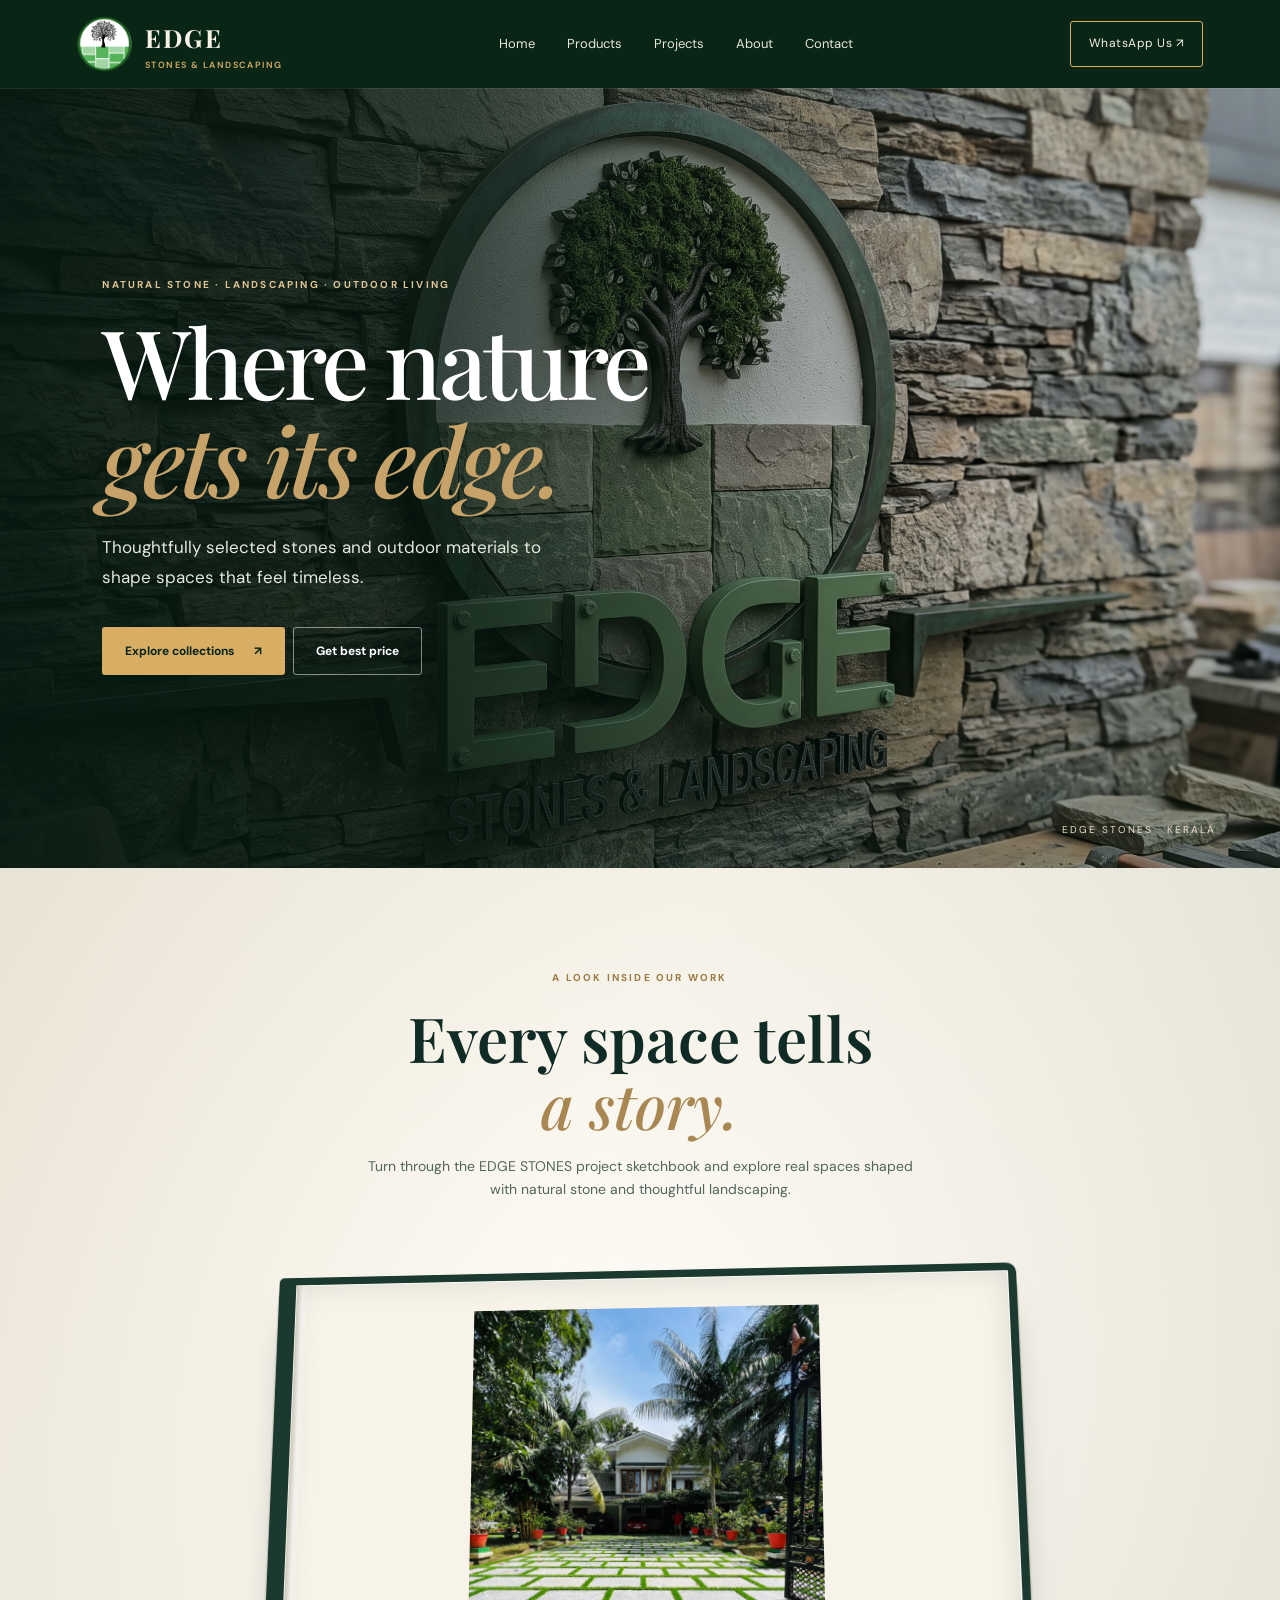
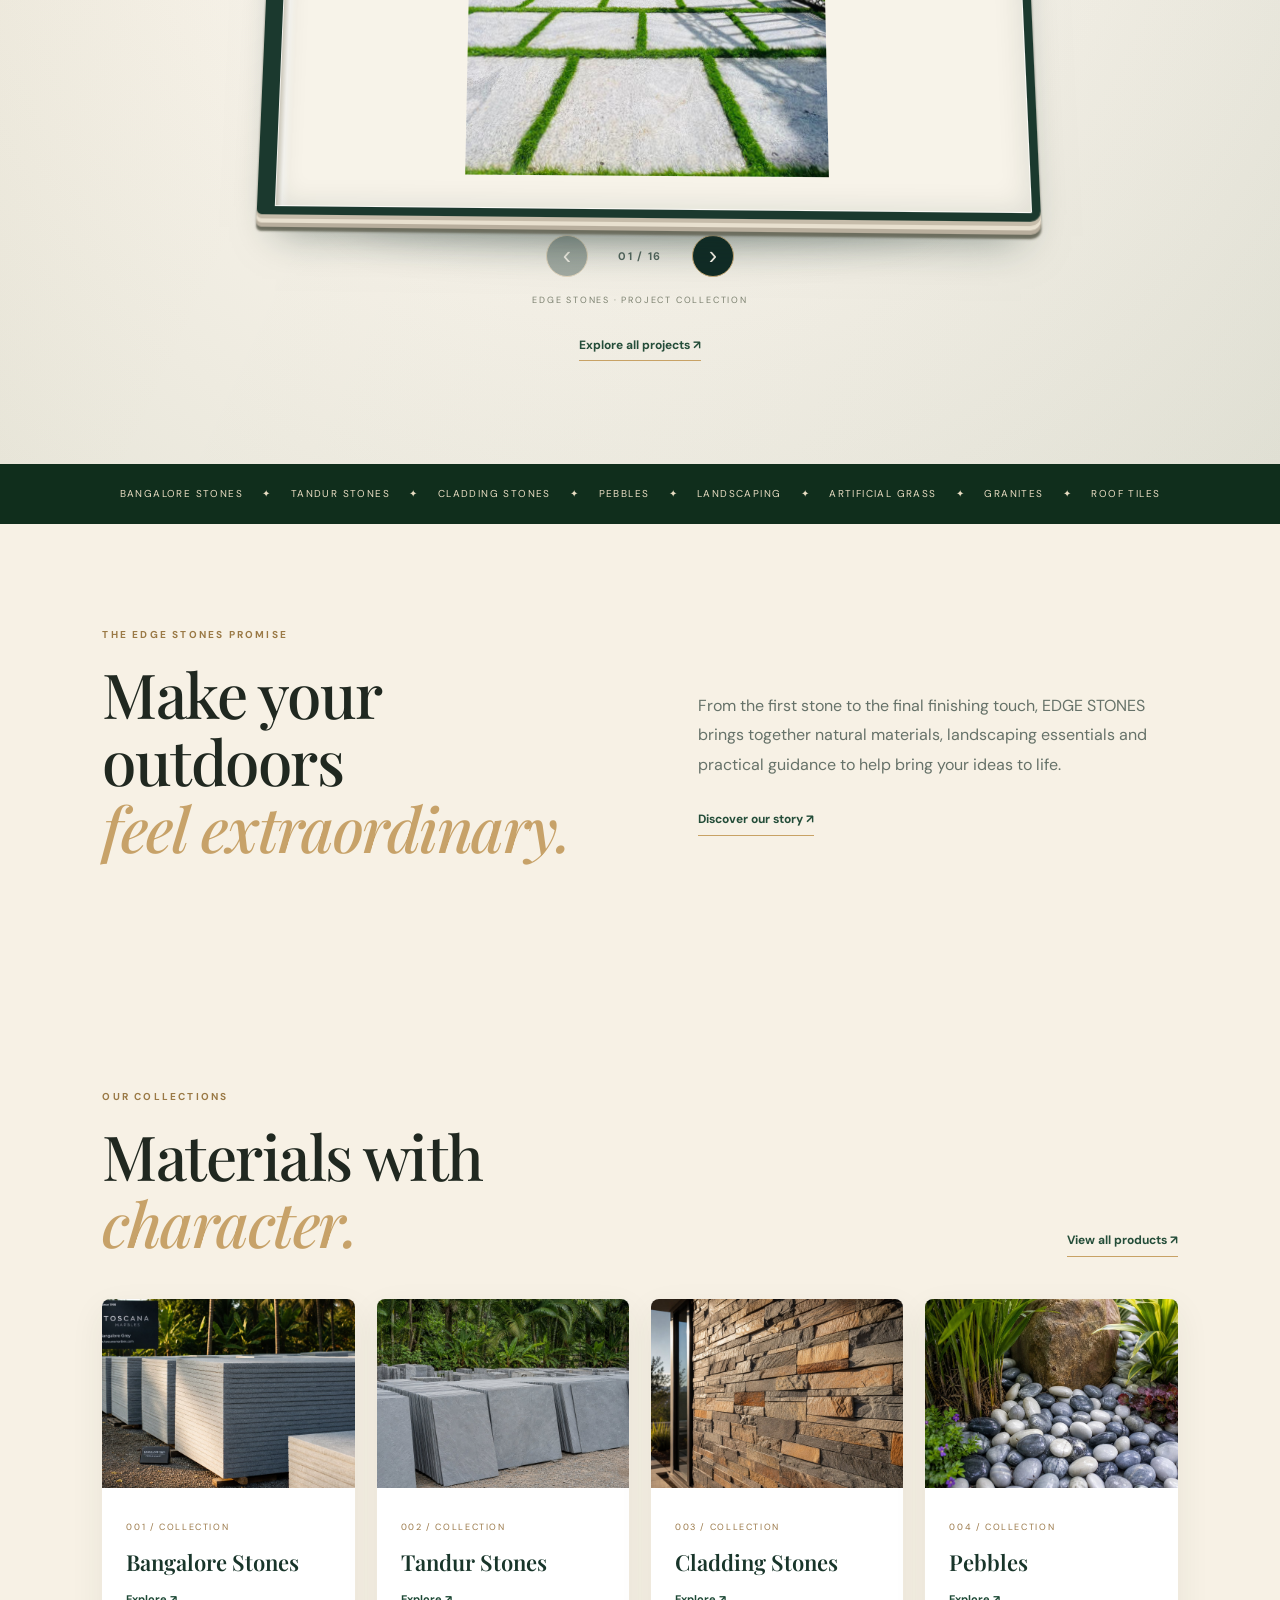
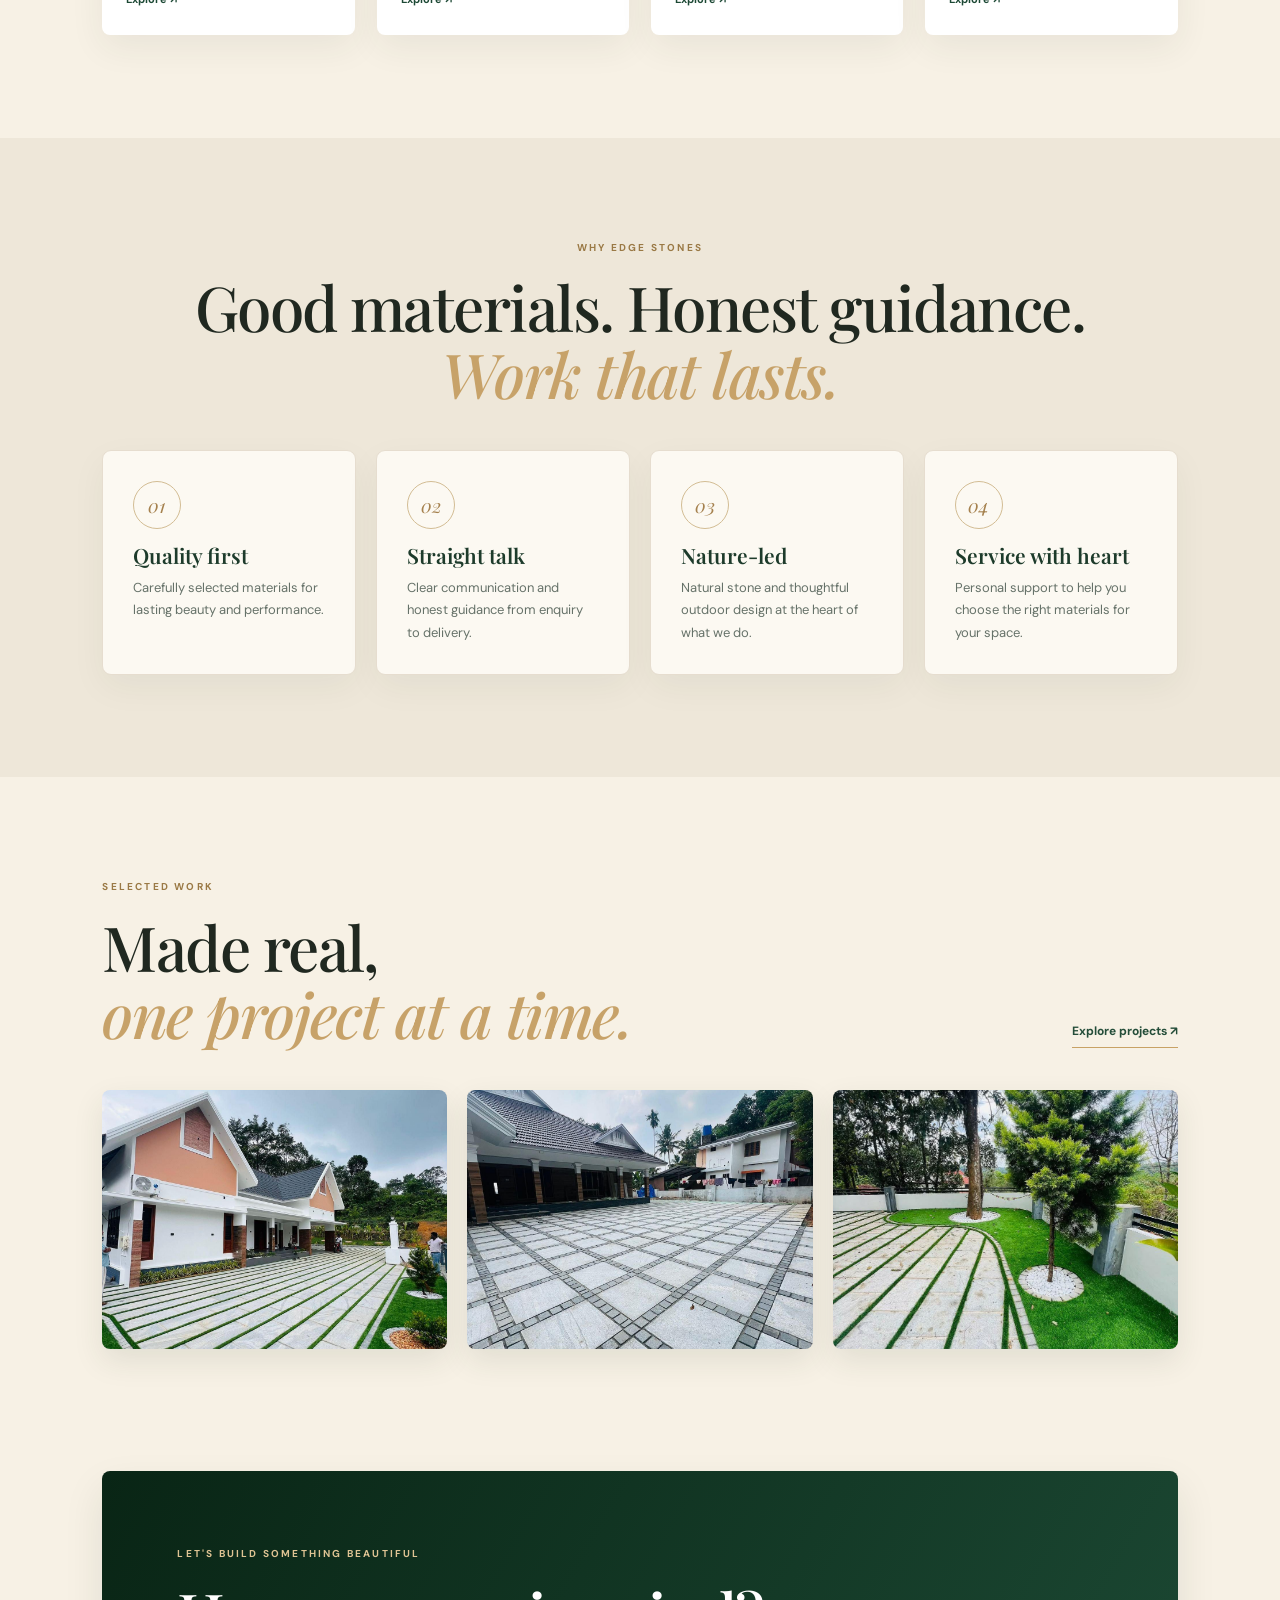
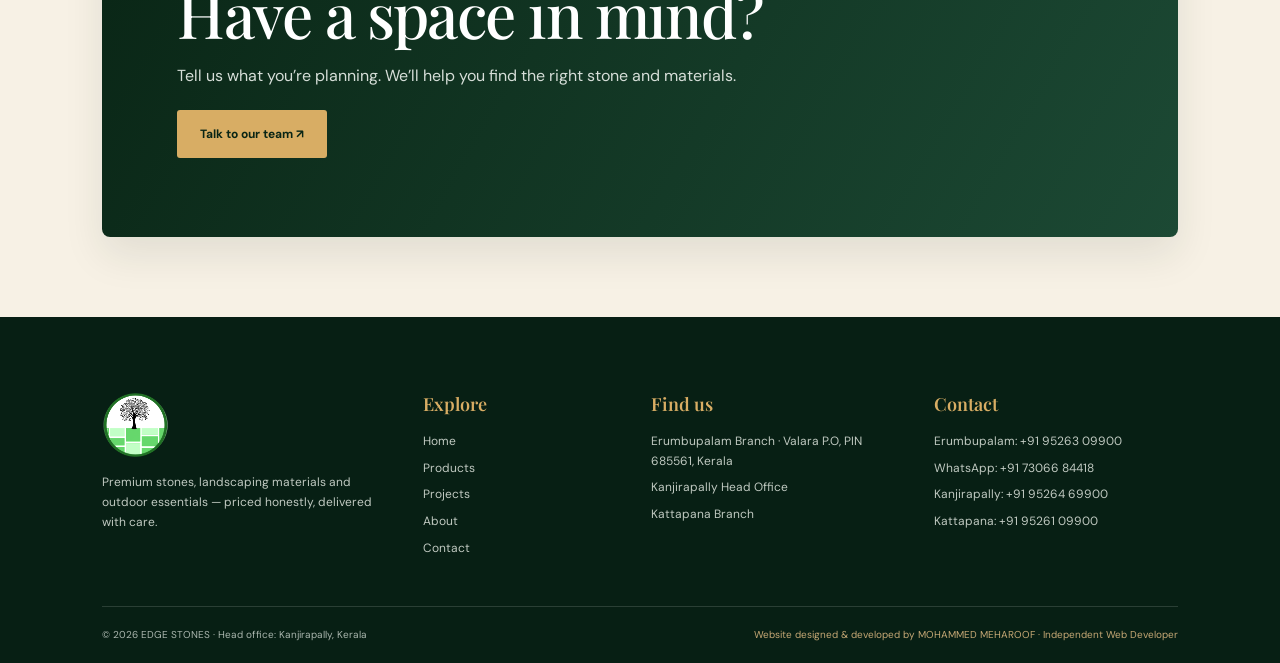
<file: index.html>
<!doctype html><html lang="en"><head><meta charset="utf-8"><meta name="viewport" content="width=device-width,initial-scale=1"><title>Premium Stones & Landscaping | EDGE STONES</title><meta name="description" content="EDGE STONES — premium stones, landscaping and outdoor materials in Kerala. Head office Kanjirapally."><link rel="icon" href="images/logo-mark.png"><link rel="preconnect" href="https://fonts.googleapis.com"><link href="https://fonts.googleapis.com/css2?family=DM+Sans:wght@400;500;600;700&family=Playfair+Display:ital,wght@0,500;0,600;0,700;1,500;1,600&display=swap" rel="stylesheet"><link rel="stylesheet" href="css/style.css"><link rel="stylesheet" href="css/redesign.css"></head><body>
<header class="header"><a class="brand" href="index.html"><img src="images/logo-mark.png" alt="EDGE STONES logo"><span>EDGE <small>STONES &amp; LANDSCAPING</small></span></a>
<button class="menu-toggle" aria-label="Open menu">☰</button><nav><a href="index.html">Home</a><a href="products.html">Products</a><a href="projects.html">Projects</a><a href="about.html">About</a><a href="contact.html">Contact</a></nav>
<a class="nav-cta" href="https://wa.me/917306684418">WhatsApp Us ↗</a></header>
<main>
<section class="hero"><img class="hero-photo" src="images/edge-stones-hero.jpg" alt="EDGE STONES sign on a natural stone wall"><div class="hero-shade"></div><div class="hero-copy"><p class="eyebrow light">NATURAL STONE · LANDSCAPING · OUTDOOR LIVING</p><h1>Where nature<br><em>gets its edge.</em></h1><p>Thoughtfully selected stones and outdoor materials to shape spaces that feel timeless.</p><a class="button gold" href="products.html">Explore collections <span>↗</span></a><a class="button outline" href="https://wa.me/917306684418?text=Hi%20EDGE%20STONES%21%20I%20would%20like%20to%20know%20your%20best%20prices.">Get best price</a></div><div class="hero-caption">EDGE STONES · KERALA</div></section>
<section class="sketchbook-section" id="project-sketchbook">
  <div class="sketchbook-heading"><p class="eyebrow">A LOOK INSIDE OUR WORK</p><h2>Every space tells<br><em>a story.</em></h2><p>Turn through the EDGE STONES project sketchbook and explore real spaces shaped with natural stone and thoughtful landscaping.</p></div>
  <div class="home-book-wrap">
    <div class="home-book-stage">
      <div class="home-book" id="homeBook" tabindex="0" aria-label="Interactive EDGE STONES project sketchbook">
        <img class="home-book-page" id="homeBookCurrent" src="images/sketchbook/IMG-20261102-WA0027.jpg" alt="EDGE STONES project photograph" loading="lazy">
        <div class="home-book-sheet" id="homeBookSheet" aria-hidden="true"><img class="home-book-face front" id="homeBookFront" alt=""><img class="home-book-face back" id="homeBookBack" alt=""></div>
        <div class="home-book-spine" aria-hidden="true"></div>
      </div>
      <div class="home-book-controls"><button type="button" id="homeBookPrev" aria-label="Previous project page">‹</button><span id="homeBookCount">01 / 16</span><button type="button" id="homeBookNext" aria-label="Next project page">›</button></div>
      <p class="home-book-caption">EDGE STONES · PROJECT COLLECTION</p>
    </div>
  </div>
  <a class="text-link sketchbook-link" href="projects.html">Explore all projects ↗</a>
</section>
<section class="ticker"><span>BANGALORE STONES</span> ✦ <span>TANDUR STONES</span> ✦ <span>CLADDING STONES</span> ✦ <span>PEBBLES</span> ✦ <span>LANDSCAPING</span> ✦ <span>ARTIFICIAL GRASS</span> ✦ <span>GRANITES</span> ✦ <span>ROOF TILES</span></section>
<section class="section intro"><div><p class="eyebrow">THE EDGE STONES PROMISE</p><h2>Make your outdoors<br><em>feel extraordinary.</em></h2></div><div><p>From the first stone to the final finishing touch, EDGE STONES brings together natural materials, landscaping essentials and practical guidance to help bring your ideas to life.</p><a class="text-link" href="about.html">Discover our story ↗</a></div></section>

<section class="section cream"><div class="section-head"><div><p class="eyebrow">OUR COLLECTIONS</p><h2>Materials with<br><em>character.</em></h2></div><a class="text-link" href="products.html">View all products ↗</a></div><div class="product-grid"><a class="product-card" href="products.html"><img src="images/products/bangalore-stones.jpg" alt="Bangalore Stones"><div><small>001 / COLLECTION</small><h3>Bangalore Stones</h3><span>Explore ↗</span></div></a><a class="product-card" href="products.html"><img src="images/products/tandur-stones.jpg" alt="Tandur Stones"><div><small>002 / COLLECTION</small><h3>Tandur Stones</h3><span>Explore ↗</span></div></a><a class="product-card" href="products.html"><img src="images/products/cladding-stones.jpg" alt="Cladding Stones"><div><small>003 / COLLECTION</small><h3>Cladding Stones</h3><span>Explore ↗</span></div></a><a class="product-card" href="products.html"><img src="images/products/pebbles.jpg" alt="Pebbles"><div><small>004 / COLLECTION</small><h3>Pebbles</h3><span>Explore ↗</span></div></a></div></section>

<section class="section why"><p class="eyebrow">WHY EDGE STONES</p><h2>Good materials. Honest guidance.<br><em>Work that lasts.</em></h2><div class="values"><article><b>01</b><h3>Quality first</h3><p>Carefully selected materials for lasting beauty and performance.</p></article><article><b>02</b><h3>Straight talk</h3><p>Clear communication and honest guidance from enquiry to delivery.</p></article><article><b>03</b><h3>Nature-led</h3><p>Natural stone and thoughtful outdoor design at the heart of what we do.</p></article><article><b>04</b><h3>Service with heart</h3><p>Personal support to help you choose the right materials for your space.</p></article></div></section>
<section class="section recent"><div class="section-head"><div><p class="eyebrow">SELECTED WORK</p><h2>Made real,<br><em>one project at a time.</em></h2></div><a class="text-link" href="projects.html">Explore projects ↗</a></div><div class="recent-grid"><img src="images/projects/banglore-stones/bangalore-stones-01.jpg" alt="EDGE STONES completed project"><img src="images/projects/banglore-pavers-cobbles/bangalore-pavers-cobbles-01.jpg" alt="EDGE STONES completed project"><img src="images/projects/banglore-grass/bangalore-grass-01.jpg" alt="EDGE STONES completed project"></div></section>
<section class="cta"><p class="eyebrow light">LET'S BUILD SOMETHING BEAUTIFUL</p><h2>Have a space in mind?</h2><p>Tell us what you’re planning. We’ll help you find the right stone and materials.</p><a class="button gold" href="contact.html">Talk to our team ↗</a></section>
</main>
<footer class="footer"><div class="footer-grid"><div><img class="footer-logo" src="images/logo-mark.png" alt="EDGE STONES logo"><p>Premium stones, landscaping materials and outdoor essentials — priced honestly, delivered with care.</p></div>
<div><h4>Explore</h4><a href="index.html">Home</a><a href="products.html">Products</a><a href="projects.html">Projects</a><a href="about.html">About</a><a href="contact.html">Contact</a></div>
<div><h4>Find us</h4><p>Erumbupalam Branch · Valara P.O, PIN 685561, Kerala</p><p>Kanjirapally Head Office</p><p>Kattapana Branch</p></div>
<div><h4>Contact</h4><a href="tel:+919526309900">Erumbupalam: +91 95263 09900</a><a href="tel:+917306684418">WhatsApp: +91 73066 84418</a><a href="tel:+919526469900">Kanjirapally: +91 95264 69900</a><a href="tel:+919526109900">Kattapana: +91 95261 09900</a></div></div>
<div class="copyright">© 2026 EDGE STONES · Head office: Kanjirapally, Kerala <span>Website designed &amp; developed by MOHAMMED MEHAROOF · Independent Web Developer</span></div></footer>
<script src="js/site.js"></script>
<script>
(function(){
 const pages=["IMG-20261102-WA0027.jpg","IMG-20261102-WA0028.jpg","IMG-20261102-WA0032.jpg","IMG-20261102-WA0034.jpg","IMG-20261102-WA0035.jpg","IMG-20261102-WA0036.jpg","IMG-20261102-WA0037.jpg","IMG-20261102-WA0046.jpg","IMG-20261102-WA0047.jpg","IMG-20261102-WA0050.jpg","IMG-20261102-WA0057.jpg","IMG-20261102-WA0058.jpg","IMG-20261102-WA0061.jpg","IMG-20261102-WA0062.jpg","IMG-20261102-WA0065.jpg","IMG-20261102-WA0068.jpg"].map(n=>"images/sketchbook/"+n);
 const book=document.getElementById("homeBook"),current=document.getElementById("homeBookCurrent"),sheet=document.getElementById("homeBookSheet"),front=document.getElementById("homeBookFront"),back=document.getElementById("homeBookBack"),count=document.getElementById("homeBookCount"),prev=document.getElementById("homeBookPrev"),next=document.getElementById("homeBookNext");
 if(!book||!current||!sheet)return;
 let index=0,busy=false;
 function render(){current.src=pages[index];count.textContent=String(index+1).padStart(2,"0")+" / "+String(pages.length).padStart(2,"0");prev.disabled=index===0;next.disabled=index===pages.length-1;}
 function turn(dir){if(busy)return;let target=index+dir;if(target<0||target>=pages.length)return;busy=true;let probe=new Image();probe.onload=function(){front.src=pages[index];back.src=pages[target];current.src=pages[target];sheet.className="home-book-sheet";void sheet.offsetWidth;sheet.classList.add("active",dir>0?"turn-next":"turn-prev");sheet.setAttribute("aria-hidden","false");let done=function(){sheet.removeEventListener("animationend",done);index=target;sheet.className="home-book-sheet";sheet.setAttribute("aria-hidden","true");render();busy=false;};sheet.addEventListener("animationend",done,{once:true});};probe.onerror=function(){busy=false;};probe.src=pages[target];}
 prev.addEventListener("click",()=>turn(-1));next.addEventListener("click",()=>turn(1));
 let sx=0;book.addEventListener("touchstart",e=>{sx=e.changedTouches[0].clientX;},{passive:true});book.addEventListener("touchend",e=>{let dx=e.changedTouches[0].clientX-sx;if(Math.abs(dx)>35)turn(dx<0?1:-1);},{passive:true});
 book.addEventListener("keydown",e=>{if(e.key==="ArrowLeft")turn(-1);if(e.key==="ArrowRight")turn(1);});render();
})();
</script></body></html>
</file>
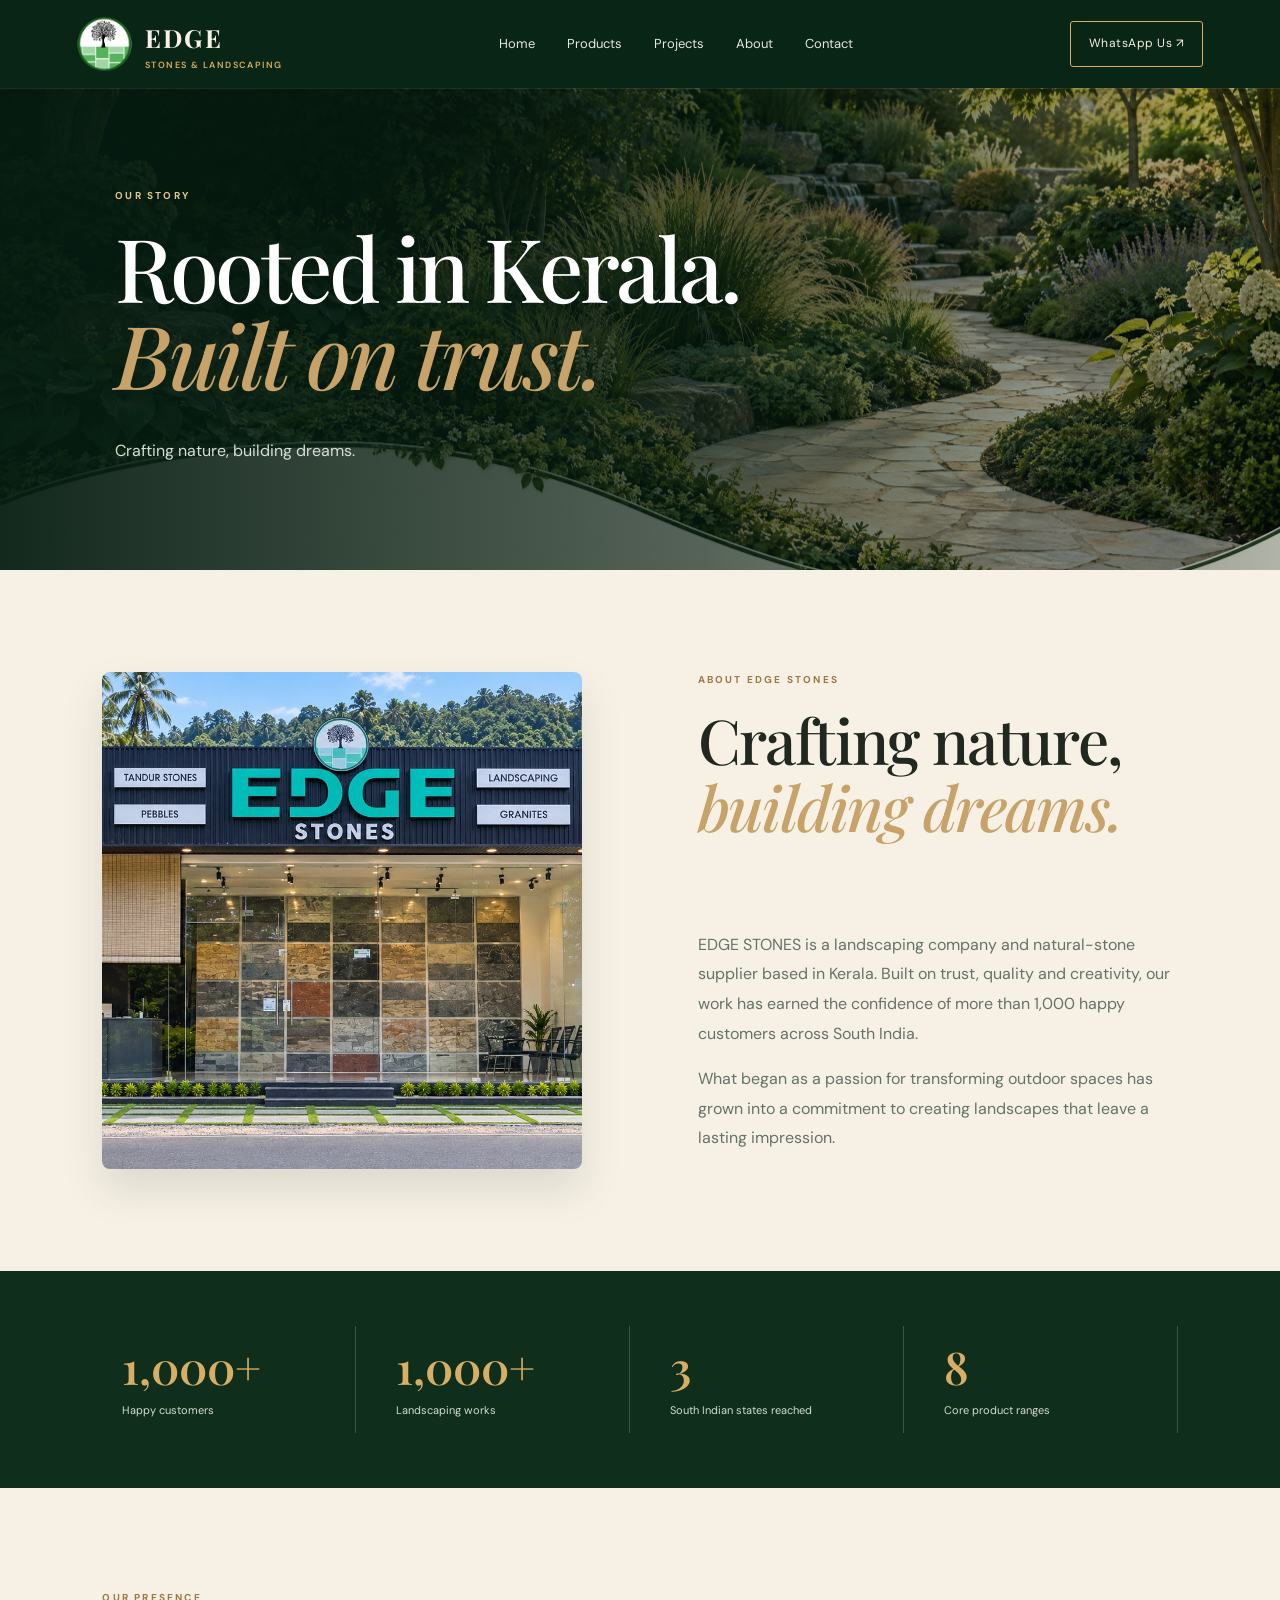
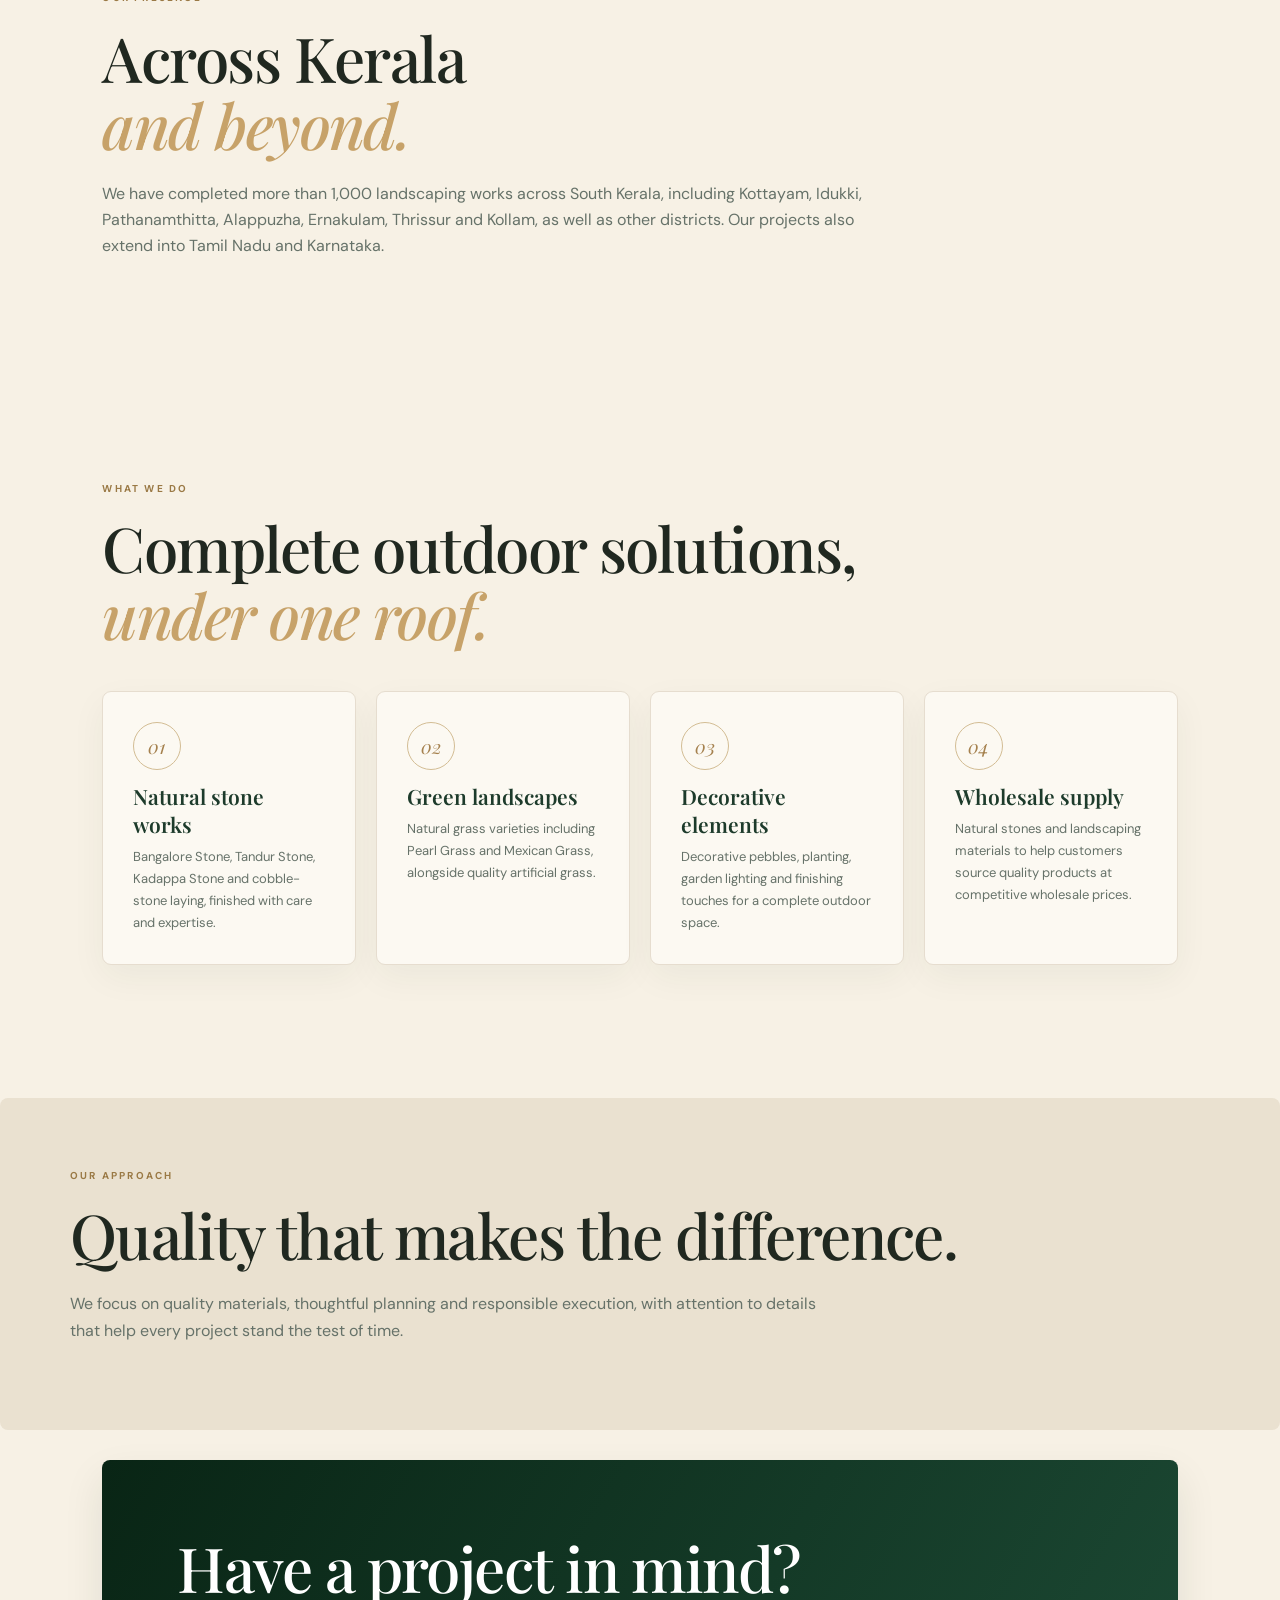
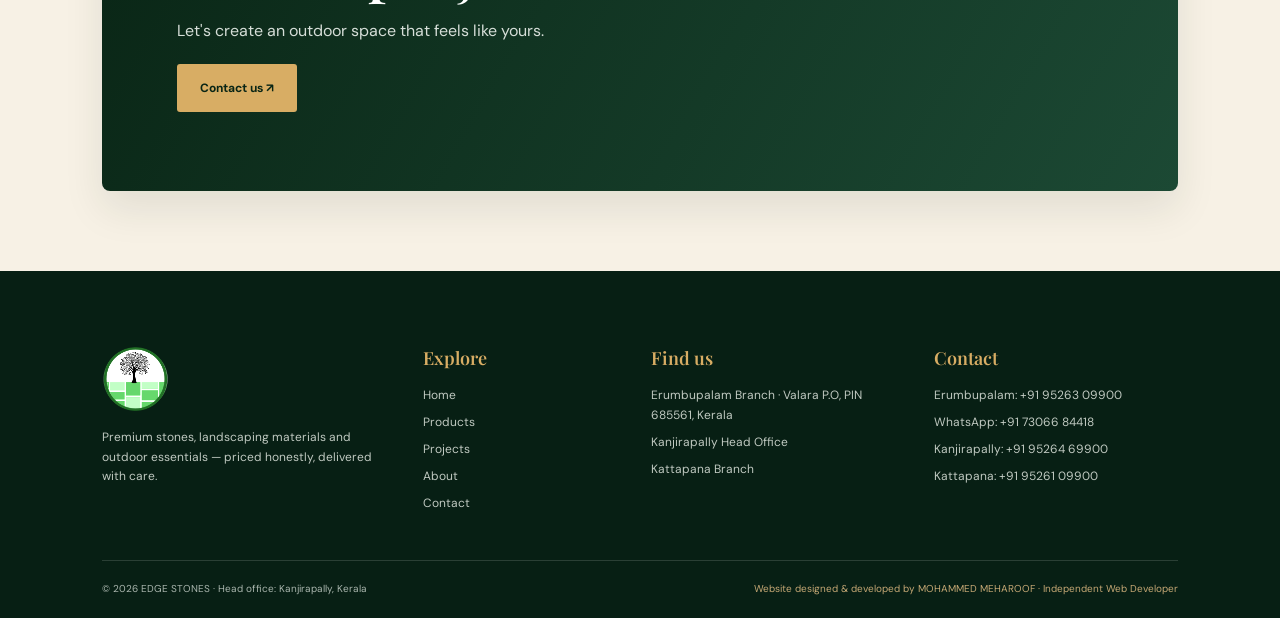
<file: about.html>
<!doctype html><html lang="en"><head><meta charset="utf-8"><meta name="viewport" content="width=device-width,initial-scale=1"><title>About EDGE STONES | EDGE STONES</title><meta name="description" content="EDGE STONES — premium stones, landscaping and outdoor materials in Kerala. Head office Kanjirapally."><link rel="icon" href="images/logo-mark.png"><link rel="preconnect" href="https://fonts.googleapis.com"><link href="https://fonts.googleapis.com/css2?family=DM+Sans:wght@400;500;600;700&family=Playfair+Display:ital,wght@0,500;0,600;0,700;1,500;1,600&display=swap" rel="stylesheet"><link rel="stylesheet" href="css/style.css"><link rel="stylesheet" href="css/redesign.css"></head><body>
<header class="header"><a class="brand" href="index.html"><img src="images/logo-mark.png" alt="EDGE STONES logo"><span>EDGE <small>STONES &amp; LANDSCAPING</small></span></a><button class="menu-toggle" aria-label="Open menu">☰</button><nav><a href="index.html">Home</a><a href="products.html">Products</a><a href="projects.html">Projects</a><a href="about.html">About</a><a href="contact.html">Contact</a></nav><a class="nav-cta" href="https://wa.me/917306684418">WhatsApp Us ↗</a></header>
<main><section class="page-hero"><p class="eyebrow light">OUR STORY</p><h1>Rooted in Kerala.<br><em>Built on trust.</em></h1><p>Crafting nature, building dreams.</p></section><section class="section intro about-intro"><div><p class="eyebrow">ABOUT EDGE STONES</p><h2>Crafting nature,<br><em>building dreams.</em></h2></div><div><p>EDGE STONES is a landscaping company and natural-stone supplier based in Kerala. Built on trust, quality and creativity, our work has earned the confidence of more than 1,000 happy customers across South India.</p><p>What began as a passion for transforming outdoor spaces has grown into a commitment to creating landscapes that leave a lasting impression.</p></div></section><section class="stats"><div><strong>1,000+</strong><span>Happy customers</span></div><div><strong>1,000+</strong><span>Landscaping works</span></div><div><strong>3</strong><span>South Indian states reached</span></div><div><strong>8</strong><span>Core product ranges</span></div></section><section class="section cream"><p class="eyebrow">OUR PRESENCE</p><h2>Across Kerala<br><em>and beyond.</em></h2><p class="wide-copy">We have completed more than 1,000 landscaping works across South Kerala, including Kottayam, Idukki, Pathanamthitta, Alappuzha, Ernakulam, Thrissur and Kollam, as well as other districts. Our projects also extend into Tamil Nadu and Karnataka.</p></section><section class="section"><p class="eyebrow">WHAT WE DO</p><h2>Complete outdoor solutions,<br><em>under one roof.</em></h2><div class="values"><article><b>01</b><h3>Natural stone works</h3><p>Bangalore Stone, Tandur Stone, Kadappa Stone and cobble-stone laying, finished with care and expertise.</p></article><article><b>02</b><h3>Green landscapes</h3><p>Natural grass varieties including Pearl Grass and Mexican Grass, alongside quality artificial grass.</p></article><article><b>03</b><h3>Decorative elements</h3><p>Decorative pebbles, planting, garden lighting and finishing touches for a complete outdoor space.</p></article><article><b>04</b><h3>Wholesale supply</h3><p>Natural stones and landscaping materials to help customers source quality products at competitive wholesale prices.</p></article></div></section><section class="feature-note"><p class="eyebrow">OUR APPROACH</p><h2>Quality that makes the difference.</h2><p>We focus on quality materials, thoughtful planning and responsible execution, with attention to details that help every project stand the test of time.</p></section><section class="cta"><h2>Have a project in mind?</h2><p>Let's create an outdoor space that feels like yours.</p><a class="button gold" href="contact.html">Contact us ↗</a></section></main>
<footer class="footer"><div class="footer-grid"><div><img class="footer-logo" src="images/logo-mark.png" alt="EDGE STONES logo"><p>Premium stones, landscaping materials and outdoor essentials — priced honestly, delivered with care.</p></div><div><h4>Explore</h4><a href="index.html">Home</a><a href="products.html">Products</a><a href="projects.html">Projects</a><a href="about.html">About</a><a href="contact.html">Contact</a></div><div><h4>Find us</h4><p>Erumbupalam Branch · Valara P.O, PIN 685561, Kerala</p><p>Kanjirapally Head Office</p><p>Kattapana Branch</p></div><div><h4>Contact</h4><a href="tel:+919526309900">Erumbupalam: +91 95263 09900</a><a href="tel:+917306684418">WhatsApp: +91 73066 84418</a><a href="tel:+919526469900">Kanjirapally: +91 95264 69900</a><a href="tel:+919526109900">Kattapana: +91 95261 09900</a></div></div><div class="copyright">© 2026 EDGE STONES · Head office: Kanjirapally, Kerala <span>Website designed &amp; developed by MOHAMMED MEHAROOF · Independent Web Developer</span></div></footer><script src="js/site.js"></script></body></html>
</file>
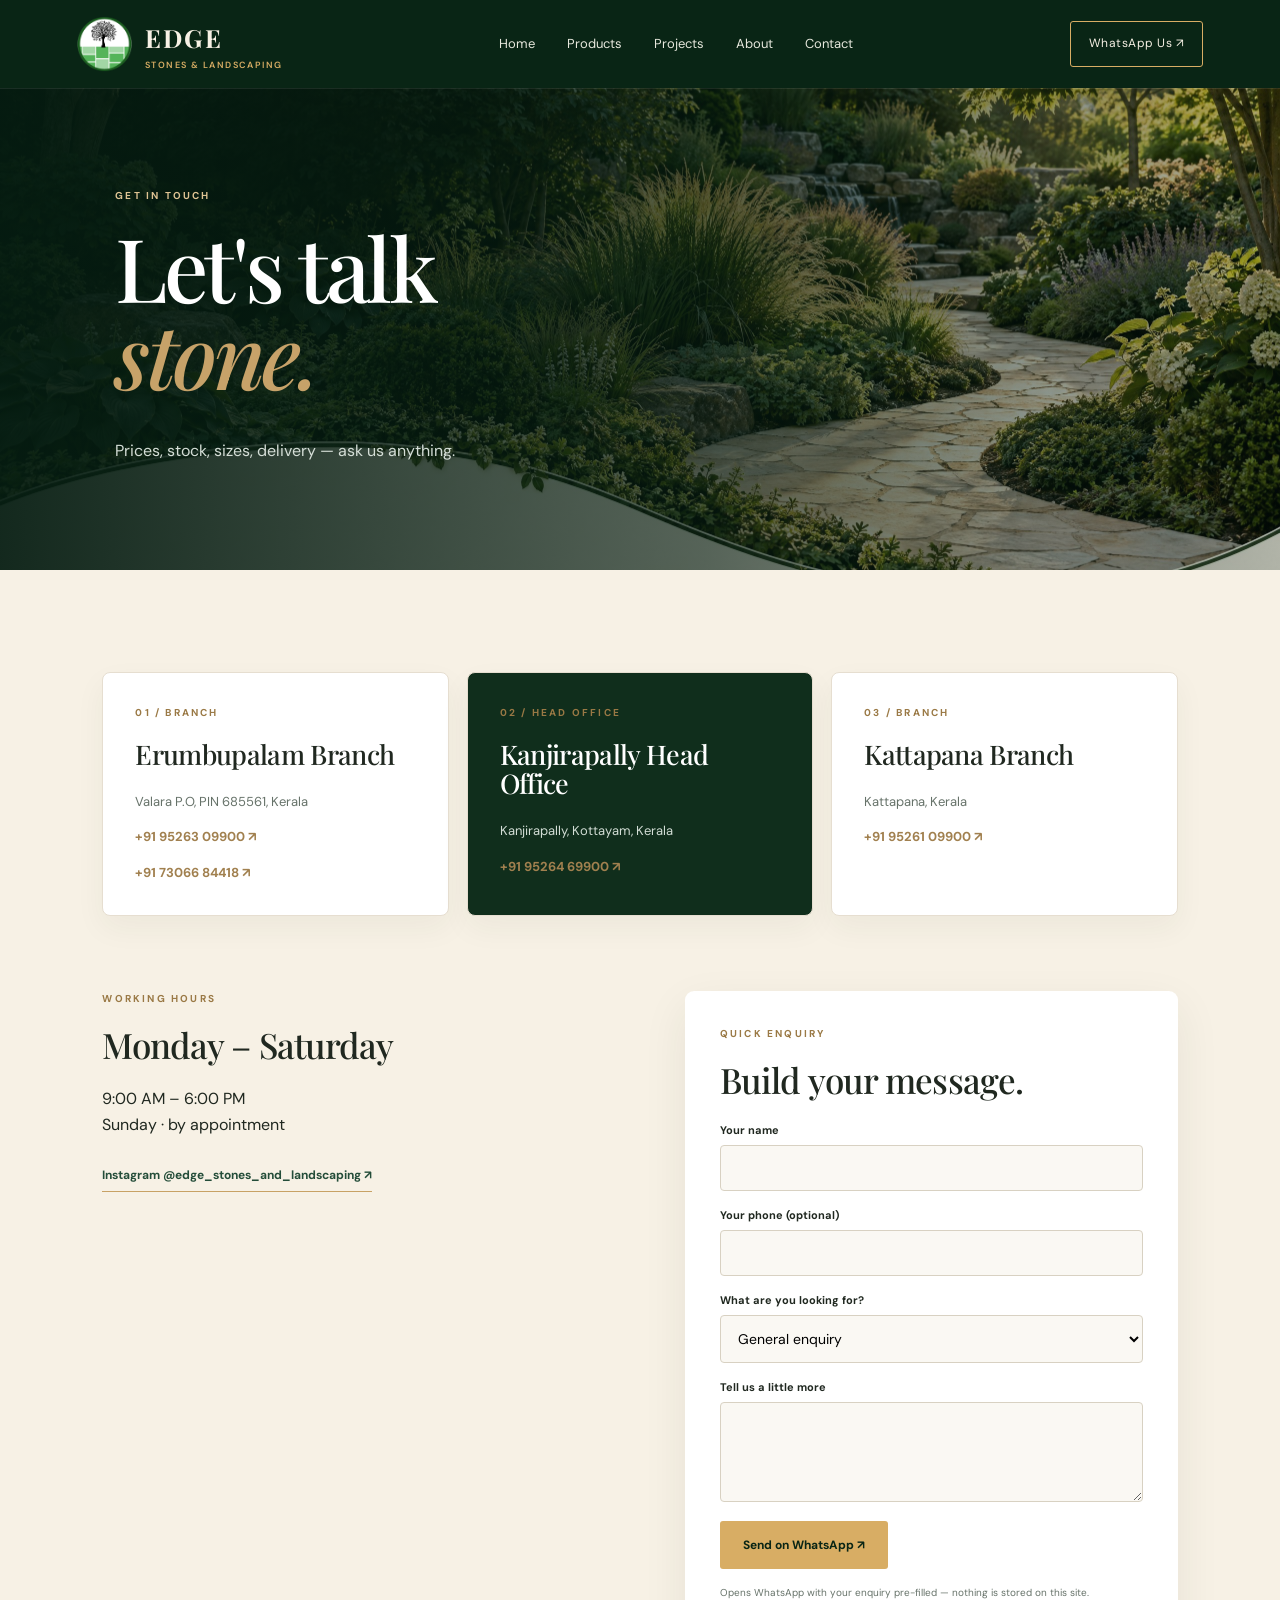
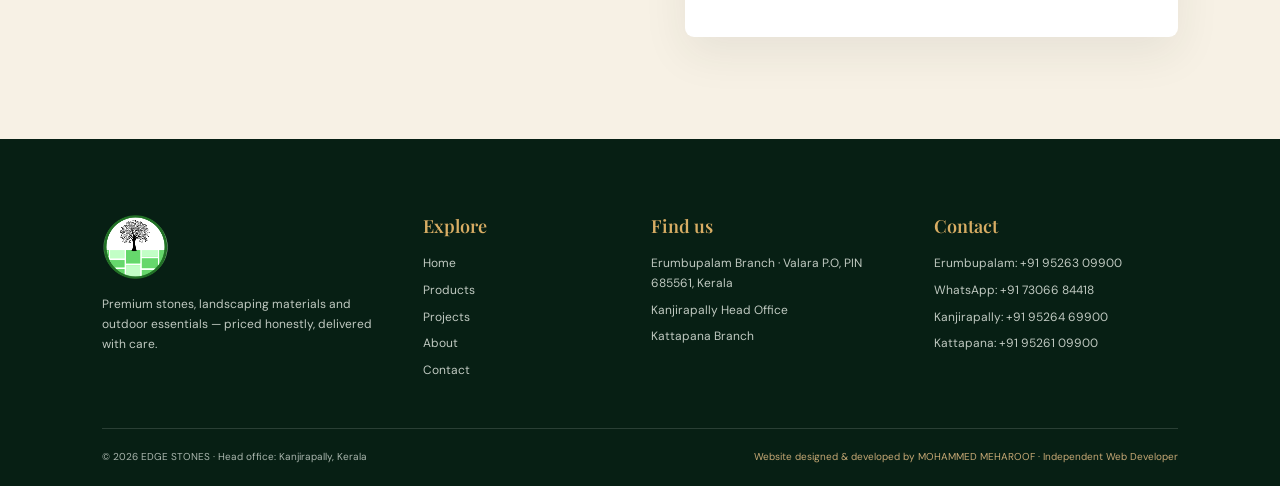
<file: contact.html>
<!doctype html><html lang="en"><head><meta charset="utf-8"><meta name="viewport" content="width=device-width,initial-scale=1"><title>Contact | EDGE STONES</title><meta name="description" content="EDGE STONES — premium stones, landscaping and outdoor materials in Kerala. Head office Kanjirapally."><link rel="icon" href="images/logo-mark.png"><link rel="preconnect" href="https://fonts.googleapis.com"><link href="https://fonts.googleapis.com/css2?family=DM+Sans:wght@400;500;600;700&family=Playfair+Display:ital,wght@0,500;0,600;0,700;1,500;1,600&display=swap" rel="stylesheet"><link rel="stylesheet" href="css/style.css"><link rel="stylesheet" href="css/redesign.css"></head><body>
<header class="header"><a class="brand" href="index.html"><img src="images/logo-mark.png" alt="EDGE STONES logo"><span>EDGE <small>STONES &amp; LANDSCAPING</small></span></a><button class="menu-toggle" aria-label="Open menu">☰</button><nav><a href="index.html">Home</a><a href="products.html">Products</a><a href="projects.html">Projects</a><a href="about.html">About</a><a href="contact.html">Contact</a></nav><a class="nav-cta" href="https://wa.me/917306684418">WhatsApp Us ↗</a></header>
<main><section class="page-hero"><p class="eyebrow light">GET IN TOUCH</p><h1>Let's talk<br><em>stone.</em></h1><p>Prices, stock, sizes, delivery — ask us anything.</p></section><section class="section"><div class="contact-grid"><article class="contact-card"><p class="eyebrow">01 / BRANCH</p><h2>Erumbupalam Branch</h2><p>Valara P.O, PIN 685561, Kerala</p><a href="tel:+919526309900">+91 95263 09900 ↗</a><a href="tel:+917306684418">+91 73066 84418 ↗</a></article><article class="contact-card featured"><p class="eyebrow">02 / HEAD OFFICE</p><h2>Kanjirapally Head Office</h2><p>Kanjirapally, Kottayam, Kerala</p><a href="tel:+919526469900">+91 95264 69900 ↗</a></article><article class="contact-card"><p class="eyebrow">03 / BRANCH</p><h2>Kattapana Branch</h2><p>Kattapana, Kerala</p><a href="tel:+919526109900">+91 95261 09900 ↗</a></article></div><div class="contact-bottom"><div><p class="eyebrow">WORKING HOURS</p><h2>Monday – Saturday</h2><p>9:00 AM – 6:00 PM<br>Sunday · by appointment</p><p><a class="text-link" href="https://www.instagram.com/edge_stones_and_landscaping?exln=ZmZzYXB6endzY2Jh">Instagram @edge_stones_and_landscaping ↗</a></p></div><form id="enquiry-form"><p class="eyebrow">QUICK ENQUIRY</p><h2>Build your message.</h2><label>Your name<input name="name" id="f-name" required></label><label>Your phone (optional)<input name="phone" id="f-phone" type="tel"></label><label>What are you looking for?<select id="f-product"><option>General enquiry</option><option>Bangalore Stones</option><option>Tandur Stones</option><option>Cladding Stones</option><option>Pebbles</option><option>Landscaping</option><option>Artificial Grass</option><option>Granites</option><option>Roof Tiles</option><option>Something else</option></select></label><label>Tell us a little more<textarea id="f-message" rows="4"></textarea></label><button class="button gold" type="submit">Send on WhatsApp ↗</button><small>Opens WhatsApp with your enquiry pre-filled — nothing is stored on this site.</small></form></div></section></main>
<footer class="footer"><div class="footer-grid"><div><img class="footer-logo" src="images/logo-mark.png" alt="EDGE STONES logo"><p>Premium stones, landscaping materials and outdoor essentials — priced honestly, delivered with care.</p></div><div><h4>Explore</h4><a href="index.html">Home</a><a href="products.html">Products</a><a href="projects.html">Projects</a><a href="about.html">About</a><a href="contact.html">Contact</a></div><div><h4>Find us</h4><p>Erumbupalam Branch · Valara P.O, PIN 685561, Kerala</p><p>Kanjirapally Head Office</p><p>Kattapana Branch</p></div><div><h4>Contact</h4><a href="tel:+919526309900">Erumbupalam: +91 95263 09900</a><a href="tel:+917306684418">WhatsApp: +91 73066 84418</a><a href="tel:+919526469900">Kanjirapally: +91 95264 69900</a><a href="tel:+919526109900">Kattapana: +91 95261 09900</a></div></div><div class="copyright">© 2026 EDGE STONES · Head office: Kanjirapally, Kerala <span>Website designed &amp; developed by MOHAMMED MEHAROOF · Independent Web Developer</span></div></footer><script src="js/site.js"></script></body></html>
</file>
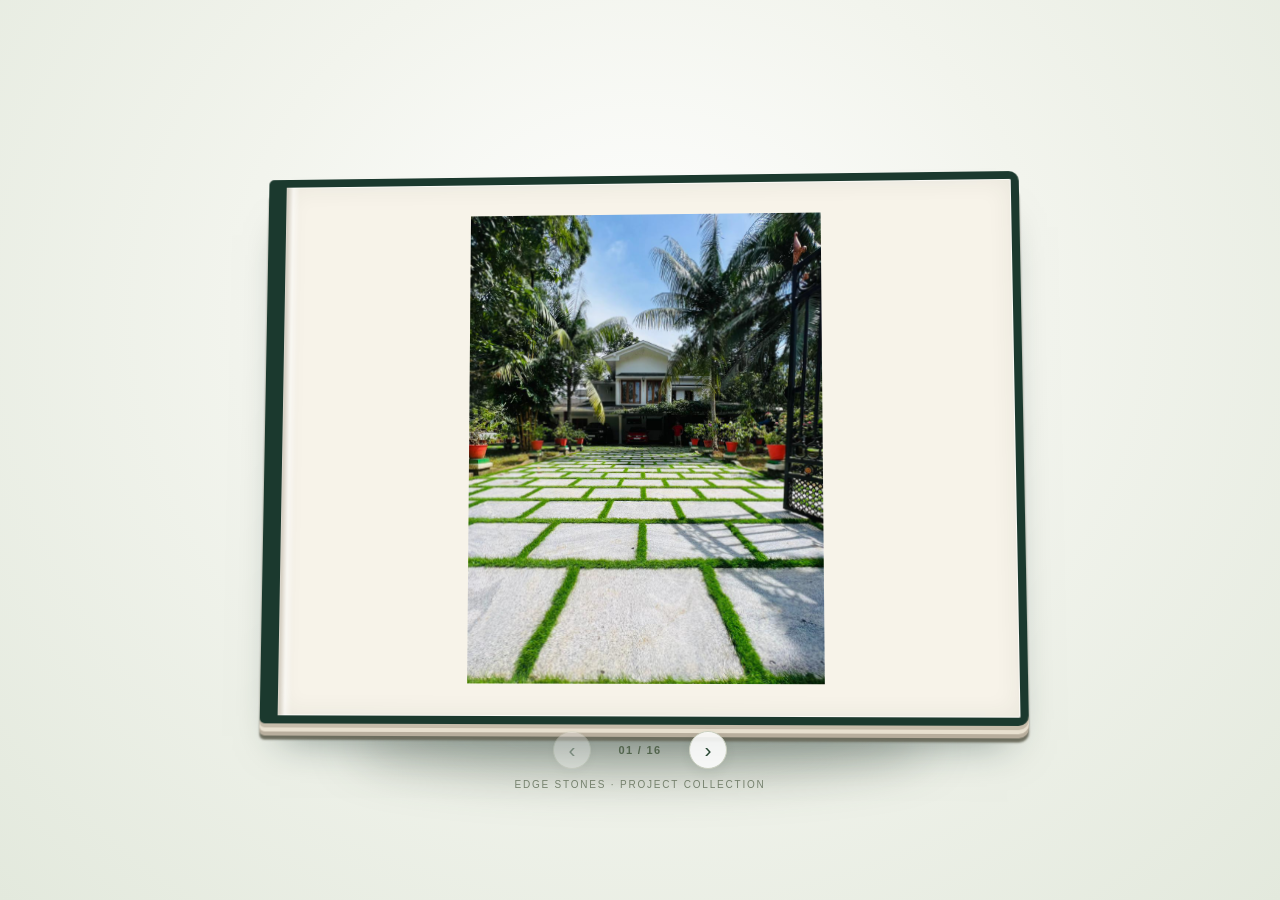
<file: edge-sketchbook.html>
<!doctype html>
<html lang="en">
<head>
<meta charset="utf-8">
<meta name="viewport" content="width=device-width,initial-scale=1">
<meta name="theme-color" content="#eef1e8">
<title>EDGE STONES — Interactive Project Sketchbook</title>
<meta name="description" content="Explore all 16 EDGE STONES stonework and landscaping project photographs in an interactive page-turning sketchbook.">
<link rel="canonical" href="https://edgestones.in/edge-sketchbook.html">
<meta property="og:type" content="website">
<meta property="og:site_name" content="EDGE STONES">
<meta property="og:title" content="EDGE STONES — Interactive Project Sketchbook">
<meta property="og:description" content="Explore EDGE STONES stonework and landscaping projects in an interactive photo sketchbook.">
<meta property="og:url" content="https://edgestones.in/edge-sketchbook.html">
<meta property="og:image" content="https://edgestones.in/images/edge-stones-landscaping-hero.jpg">
<meta name="twitter:card" content="summary_large_image">
<meta name="twitter:image" content="https://edgestones.in/images/edge-stones-landscaping-hero.jpg">
<style>
*{box-sizing:border-box}
html,body{width:100%;height:100%;margin:0;overflow:hidden}
body{font-family:Arial,sans-serif;color:#253d2d;background:radial-gradient(ellipse at 50% 35%,#fff 0%,#f2f4ed 45%,#e3e9dd 100%)}
.viewer{width:100%;height:100%;min-height:0;display:flex;align-items:center;justify-content:center;padding:22px 3vw 30px;position:relative;isolation:isolate}
.book-stage{width:min(96vw,1120px,calc((100svh - 70px)*1.52));position:relative;animation:float-book 7s ease-in-out infinite;filter:drop-shadow(0 26px 23px rgba(38,54,35,.2))}
.book-stage:before{content:"";position:absolute;z-index:-1;left:8%;right:8%;bottom:-7%;height:12%;border-radius:50%;background:rgba(46,62,42,.22);filter:blur(20px);animation:shadow 7s ease-in-out infinite}
.book{position:relative;width:100%;aspect-ratio:1.52;background:#f8f6ef;border:1px solid #d6d2c5;border-radius:5px;overflow:hidden;transform:perspective(1800px) rotateX(5deg) rotateY(-3deg);transform-style:preserve-3d;box-shadow:0 3px 0 #d4cfbf,0 7px 0 #e5e0d3,0 10px 2px #7775,0 22px 36px -22px #263a2b66}
.book:after{content:"";position:absolute;inset:0;pointer-events:none;border:1px solid #fff9;box-shadow:inset 0 0 24px #263a2b12}
.page-image{position:absolute;inset:0;width:100%;height:100%;object-fit:contain;background:#f8f6ef;display:block}
.sheet{position:absolute;inset:0;z-index:3;transform-style:preserve-3d;transform-origin:left center;display:none}
.sheet.active{display:block}
.sheet.turn-next{animation:turn-next .72s cubic-bezier(.2,.72,.25,1) forwards}
.sheet.turn-prev{transform-origin:right center;animation:turn-prev .72s cubic-bezier(.2,.72,.25,1) forwards}
.face{position:absolute;inset:0;width:100%;height:100%;object-fit:contain;background:#f8f6ef;backface-visibility:hidden}
.face.back{transform:rotateY(180deg)}
.spine{position:absolute;z-index:4;top:0;bottom:0;left:50%;width:1px;background:linear-gradient(90deg,#9a927d66,#fff9,#8f8a7866);pointer-events:none}
.controls{position:absolute;left:0;right:0;bottom:5px;display:flex;justify-content:center;align-items:center;gap:12px;z-index:5}
.control{width:38px;height:38px;border:1px solid #c9cfbf;border-radius:50%;background:#ffffffdf;color:#274632;font-size:21px;display:grid;place-items:center;cursor:pointer;box-shadow:0 4px 12px #233b2915;transition:transform .2s,background .2s}
.control:hover{background:#e4eadf;transform:translateY(-2px)}
.control:disabled{opacity:.35;cursor:not-allowed;transform:none}
.counter{min-width:74px;text-align:center;color:#53654e;font-size:11px;letter-spacing:.12em;font-weight:700}
.caption{position:absolute;top:calc(100% + 18px);left:0;right:0;text-align:center;font-size:10px;letter-spacing:.18em;text-transform:uppercase;color:#75816d}
.loading{position:absolute;inset:0;display:grid;place-items:center;color:#66745f;font-size:12px;letter-spacing:.12em}
@keyframes turn-next{0%{transform:rotateY(0)}100%{transform:rotateY(-180deg)}}
@keyframes turn-prev{0%{transform:rotateY(0)}100%{transform:rotateY(180deg)}}
@keyframes float-book{0%,100%{transform:translateY(-10px) rotateZ(-.5deg)}50%{transform:translateY(-27px) rotateZ(.45deg)}}
@keyframes shadow{0%,100%{opacity:.8;transform:scaleX(.94)}50%{opacity:.45;transform:scaleX(1.04)}}
@media(max-width:640px){.viewer{padding:18px 2vw 44px}.book-stage{width:min(98vw,calc((100svh - 94px)*1.12))}.book{transform:perspective(1200px) rotateX(3deg) rotateY(-1.5deg)}.controls{bottom:-39px}.control{width:34px;height:34px}.caption{top:calc(100% + 51px);font-size:8px}}
@media(prefers-reduced-motion:reduce){.book-stage,.book-stage:before{animation:none}.sheet.turn-next,.sheet.turn-prev{animation-duration:.01ms}}
/* Single-photo leaves with a bound edge and layered paper depth. */
.book-stage{width:min(88vw,760px,calc((100svh - 100px)*1.38));filter:none}
.book-stage:before{left:12%;right:12%;bottom:-10%;height:12%;background:rgba(35,53,40,.32);filter:blur(24px)}
.book{aspect-ratio:1.38;background:#f7f3e9;border:8px solid #1b392e;border-left-width:18px;border-radius:5px 10px 10px 5px;box-shadow:0 4px 0 #c6bcaa,0 8px 0 #e8e0cf,0 12px 0 #b8ae9d,0 16px 2px #6c6d5e,0 35px 40px -22px #102b2580}
.page-image,.face{padding:clamp(12px,3vw,32px);background:#f7f3e9}
.spine{left:0;width:14px;background:linear-gradient(90deg,#887a6255,#fff8,transparent)}
.controls{bottom:-48px}.caption{top:calc(100% + 58px)}
.control:focus-visible{outline:3px solid #a98752;outline-offset:4px}
@media(max-width:640px){.book-stage{width:min(91vw,calc((100svh - 135px)*1.38))}.book{border-width:5px;border-left-width:12px}.controls{bottom:-43px}.caption{top:calc(100% + 49px)}}
</style>
</head>
<body>
<main class="viewer" aria-label="EDGE STONES interactive project sketchbook">
<div class="book-stage">
<div class="book" id="book" aria-live="polite">
<div class="loading" id="loading">LOADING PROJECT SKETCHBOOK…</div>
<img class="page-image" id="currentPage" alt="EDGE STONES project photograph" fetchpriority="high" decoding="async">
<div class="sheet" id="sheet" aria-hidden="true"><img class="face front" id="frontPage" alt=""><img class="face back" id="backPage" alt=""></div>
<div class="spine" aria-hidden="true"></div>
</div>
<div class="controls">
<button class="control" id="previous" type="button" aria-label="Previous page">‹</button>
<span class="counter" id="counter">01 / 16</span>
<button class="control" id="next" type="button" aria-label="Next page">›</button>
</div>
<div class="caption" id="caption">EDGE STONES · PROJECT COLLECTION</div>
</div>
</main>
<script>
"use strict";
const PAGES=[{"url":"images/sketchbook/IMG-20261102-WA0027.jpg","title":"EDGE STONES · Project 01"},{"url":"images/sketchbook/IMG-20261102-WA0028.jpg","title":"EDGE STONES · Project 02"},{"url":"images/sketchbook/IMG-20261102-WA0032.jpg","title":"EDGE STONES · Project 03"},{"url":"images/sketchbook/IMG-20261102-WA0034.jpg","title":"EDGE STONES · Project 04"},{"url":"images/sketchbook/IMG-20261102-WA0035.jpg","title":"EDGE STONES · Project 05"},{"url":"images/sketchbook/IMG-20261102-WA0036.jpg","title":"EDGE STONES · Project 06"},{"url":"images/sketchbook/IMG-20261102-WA0037.jpg","title":"EDGE STONES · Project 07"},{"url":"images/sketchbook/IMG-20261102-WA0046.jpg","title":"EDGE STONES · Project 08"},{"url":"images/sketchbook/IMG-20261102-WA0047.jpg","title":"EDGE STONES · Project 09"},{"url":"images/sketchbook/IMG-20261102-WA0050.jpg","title":"EDGE STONES · Project 10"},{"url":"images/sketchbook/IMG-20261102-WA0057.jpg","title":"EDGE STONES · Project 11"},{"url":"images/sketchbook/IMG-20261102-WA0058.jpg","title":"EDGE STONES · Project 12"},{"url":"images/sketchbook/IMG-20261102-WA0061.jpg","title":"EDGE STONES · Project 13"},{"url":"images/sketchbook/IMG-20261102-WA0062.jpg","title":"EDGE STONES · Project 14"},{"url":"images/sketchbook/IMG-20261102-WA0065.jpg","title":"EDGE STONES · Project 15"},{"url":"images/sketchbook/IMG-20261102-WA0068.jpg","title":"EDGE STONES · Project 16"}];
const current=document.getElementById("currentPage");
const sheet=document.getElementById("sheet");
const front=document.getElementById("frontPage");
const back=document.getElementById("backPage");
const counter=document.getElementById("counter");
const caption=document.getElementById("caption");
const previous=document.getElementById("previous");
const next=document.getElementById("next");
const loading=document.getElementById("loading");
let index=0,locked=false;
function preload(i){if(i<0||i>=PAGES.length)return;const img=new Image();img.src=PAGES[i].url;}
function render(){const page=PAGES[index];current.src=page.url;current.alt=page.title;counter.textContent=String(index+1).padStart(2,"0")+" / "+String(PAGES.length).padStart(2,"0");caption.textContent="EDGE STONES · PROJECT COLLECTION";previous.disabled=index===0;next.disabled=index===PAGES.length-1;preload(index+1);preload(index-1);}
function turn(direction){
 if(locked)return;
 const target=index+direction;
 if(target<0||target>=PAGES.length)return;
 locked=true;
 const nextImage=new Image();
 nextImage.onload=()=>{
  front.src=PAGES[index].url;
  current.src=PAGES[target].url;
  front.alt=PAGES[index].title;
  back.src=PAGES[target].url;
  back.alt=PAGES[target].title;
  sheet.className="sheet";
  void sheet.offsetWidth;
  sheet.classList.add("active",direction>0?"turn-next":"turn-prev");
  sheet.setAttribute("aria-hidden","false");
  const finish=()=>{
   sheet.removeEventListener("animationend",finish);
   index=target;
   sheet.className="sheet";
   sheet.setAttribute("aria-hidden","true");
   render();
   locked=false;
  };
  sheet.addEventListener("animationend",finish,{once:true});
 };
 nextImage.onerror=()=>{locked=false;};
 nextImage.src=PAGES[target].url;
}
current.addEventListener("load",()=>loading.hidden=true,{once:true});
current.addEventListener("error",()=>{loading.hidden=false;loading.textContent="A PROJECT PHOTO COULD NOT BE LOADED";});
previous.addEventListener("click",()=>turn(-1));
next.addEventListener("click",()=>turn(1));
document.addEventListener("keydown",e=>{if(e.key==="ArrowLeft")turn(-1);if(e.key==="ArrowRight")turn(1);});
let startX=0;
document.getElementById("book").addEventListener("touchstart",e=>{startX=e.changedTouches[0].clientX;},{passive:true});
document.getElementById("book").addEventListener("touchend",e=>{const dx=e.changedTouches[0].clientX-startX;if(Math.abs(dx)>35)turn(dx<0?1:-1);},{passive:true});
render();
</script>
</body>
</html>
</file>
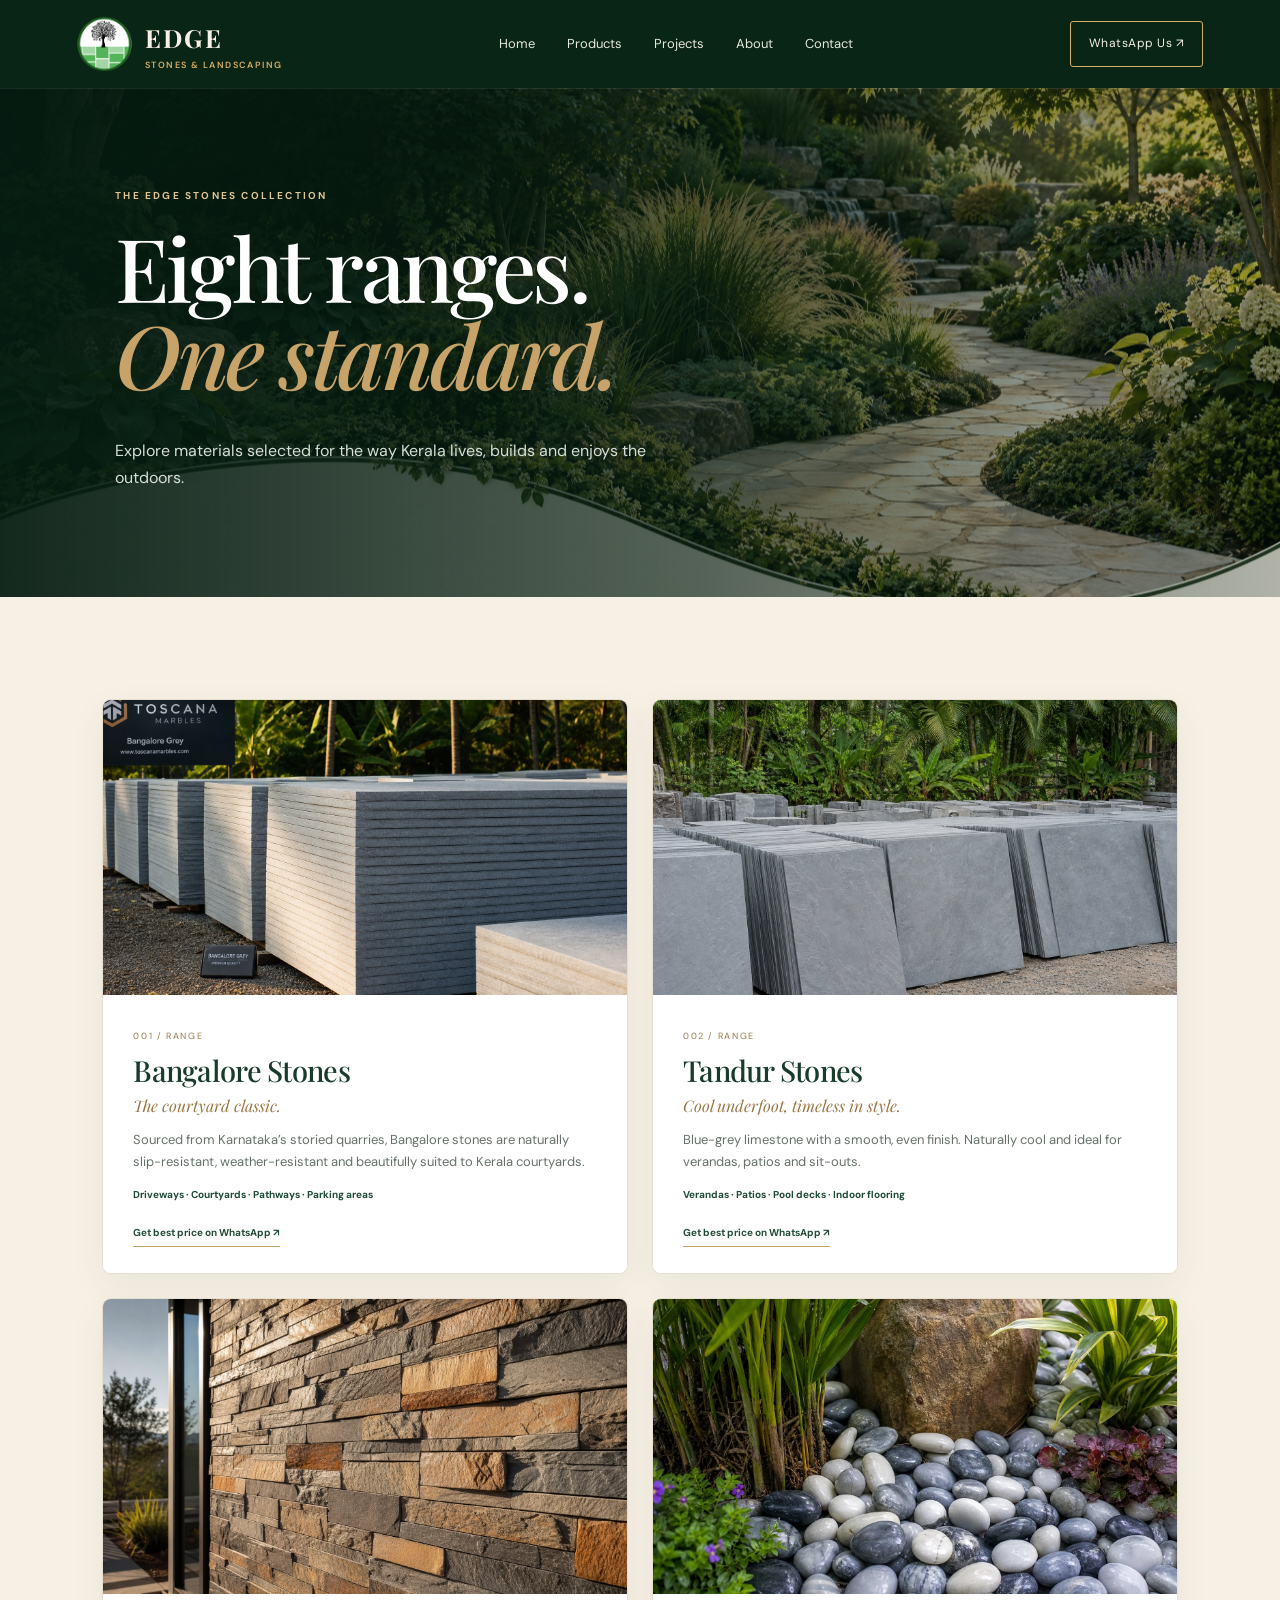
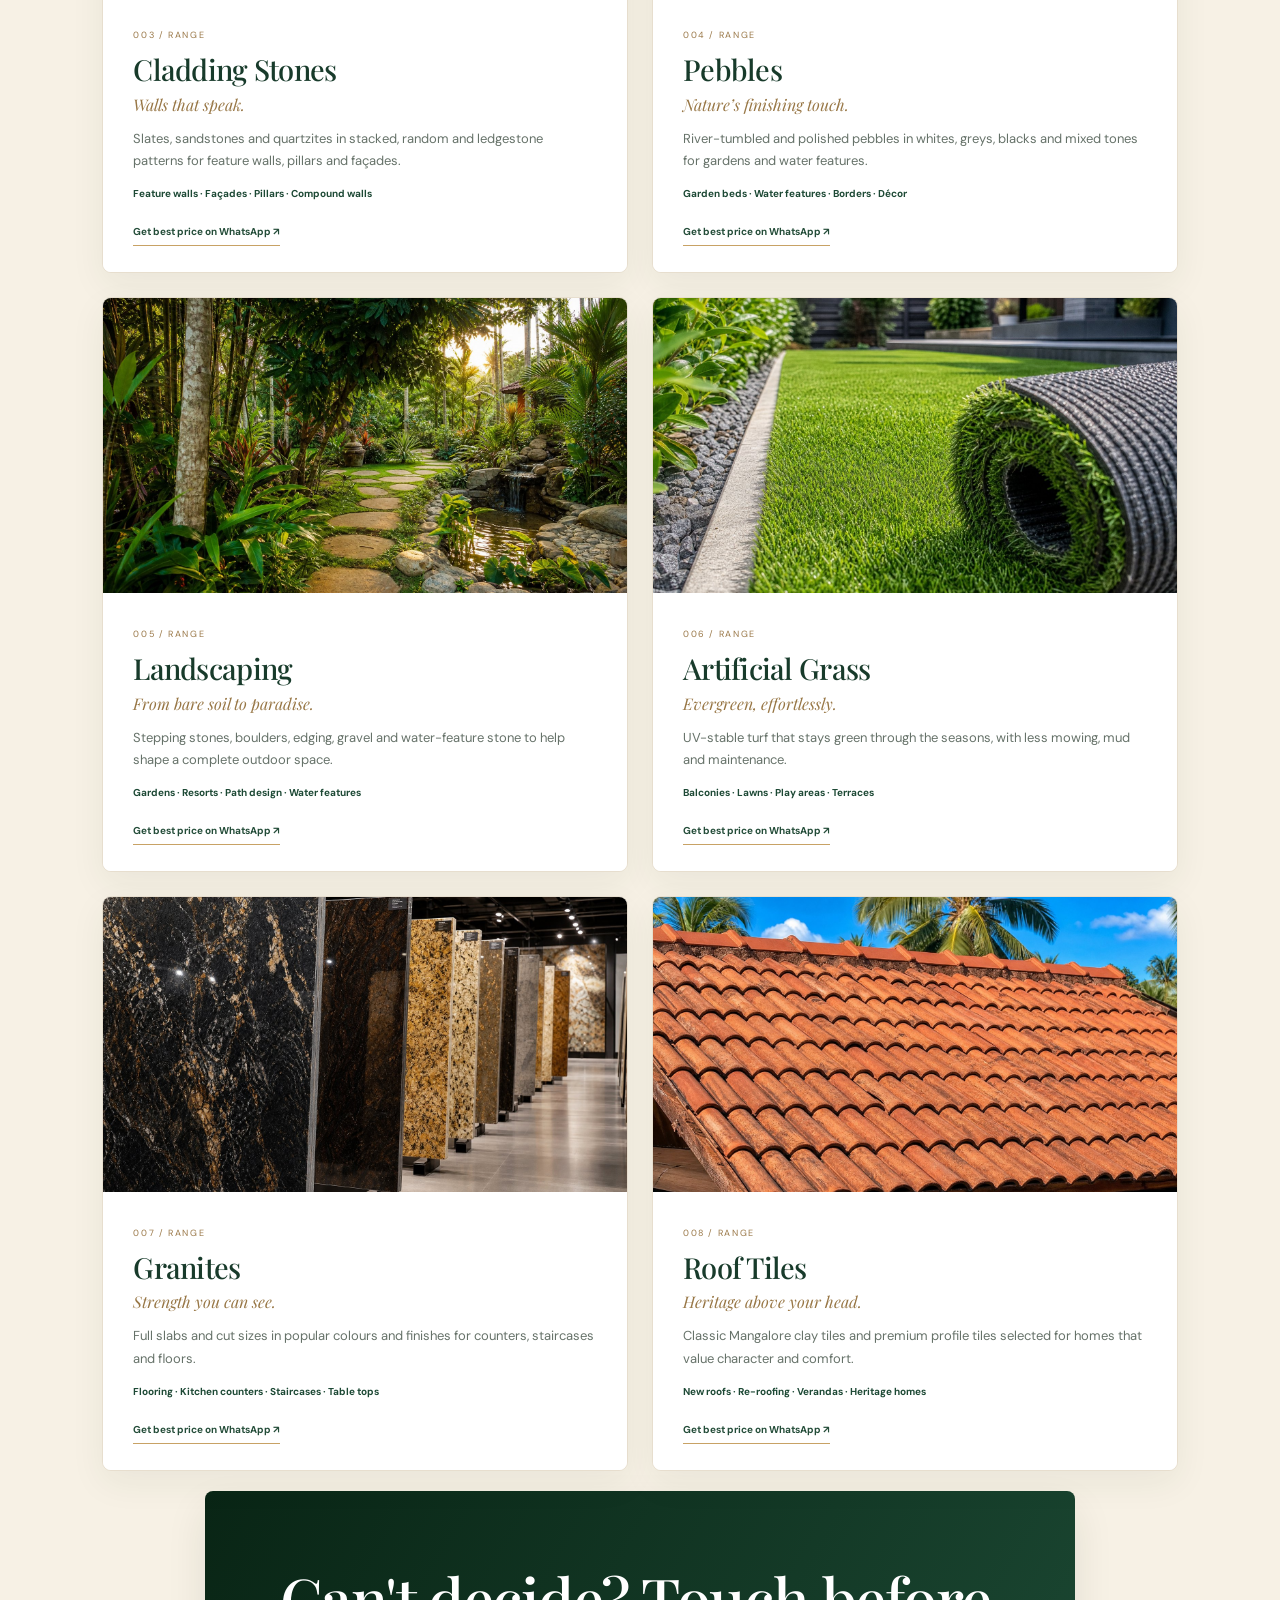
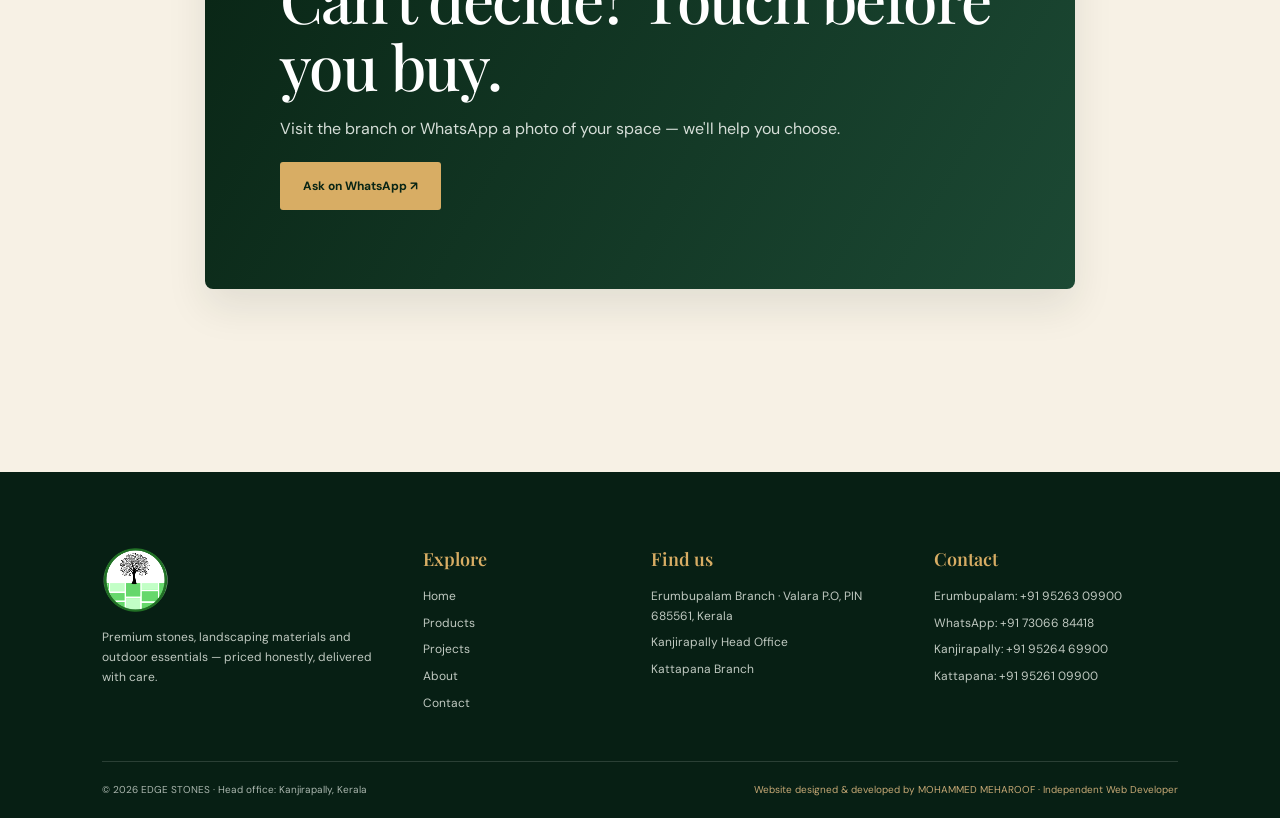
<file: products.html>
<!doctype html><html lang="en"><head><meta charset="utf-8"><meta name="viewport" content="width=device-width,initial-scale=1"><title>Products | EDGE STONES</title><meta name="description" content="EDGE STONES — premium stones, landscaping and outdoor materials in Kerala. Head office Kanjirapally."><link rel="icon" href="images/logo-mark.png"><link rel="preconnect" href="https://fonts.googleapis.com"><link href="https://fonts.googleapis.com/css2?family=DM+Sans:wght@400;500;600;700&family=Playfair+Display:ital,wght@0,500;0,600;0,700;1,500;1,600&display=swap" rel="stylesheet"><link rel="stylesheet" href="css/style.css"><link rel="stylesheet" href="css/redesign.css"></head><body>
<header class="header"><a class="brand" href="index.html"><img src="images/logo-mark.png" alt="EDGE STONES logo"><span>EDGE <small>STONES &amp; LANDSCAPING</small></span></a>
<button class="menu-toggle" aria-label="Open menu">☰</button><nav><a href="index.html">Home</a><a href="products.html">Products</a><a href="projects.html">Projects</a><a href="about.html">About</a><a href="contact.html">Contact</a></nav>
<a class="nav-cta" href="https://wa.me/917306684418">WhatsApp Us ↗</a></header>
<main><section class="page-hero"><p class="eyebrow light">THE EDGE STONES COLLECTION</p><h1>Eight ranges.<br><em>One standard.</em></h1><p>Explore materials selected for the way Kerala lives, builds and enjoys the outdoors.</p></section><section class="section"><div class="catalog-grid"><article class="catalog-card"><img src="images/products/bangalore-stones.jpg" alt="Bangalore Stones"><div class="catalog-copy"><small>001 / RANGE</small><h2>Bangalore Stones</h2><h3>The courtyard classic.</h3><p>Sourced from Karnataka’s storied quarries, Bangalore stones are naturally slip-resistant, weather-resistant and beautifully suited to Kerala courtyards.</p><p class="uses">Driveways · Courtyards · Pathways · Parking areas</p><a class="text-link" href="https://wa.me/917306684418?text=Hi%20EDGE%20STONES%21%20I%20would%20like%20the%20best%20price%20for%20Bangalore%20Stones.">Get best price on WhatsApp ↗</a></div></article><article class="catalog-card"><img src="images/products/tandur-stones.jpg" alt="Tandur Stones"><div class="catalog-copy"><small>002 / RANGE</small><h2>Tandur Stones</h2><h3>Cool underfoot, timeless in style.</h3><p>Blue-grey limestone with a smooth, even finish. Naturally cool and ideal for verandas, patios and sit-outs.</p><p class="uses">Verandas · Patios · Pool decks · Indoor flooring</p><a class="text-link" href="https://wa.me/917306684418?text=Hi%20EDGE%20STONES%21%20I%20would%20like%20the%20best%20price%20for%20Tandur%20Stones.">Get best price on WhatsApp ↗</a></div></article><article class="catalog-card"><img src="images/products/cladding-stones.jpg" alt="Cladding Stones"><div class="catalog-copy"><small>003 / RANGE</small><h2>Cladding Stones</h2><h3>Walls that speak.</h3><p>Slates, sandstones and quartzites in stacked, random and ledgestone patterns for feature walls, pillars and façades.</p><p class="uses">Feature walls · Façades · Pillars · Compound walls</p><a class="text-link" href="https://wa.me/917306684418?text=Hi%20EDGE%20STONES%21%20I%20would%20like%20the%20best%20price%20for%20Cladding%20Stones.">Get best price on WhatsApp ↗</a></div></article><article class="catalog-card"><img src="images/products/pebbles.jpg" alt="Pebbles"><div class="catalog-copy"><small>004 / RANGE</small><h2>Pebbles</h2><h3>Nature’s finishing touch.</h3><p>River-tumbled and polished pebbles in whites, greys, blacks and mixed tones for gardens and water features.</p><p class="uses">Garden beds · Water features · Borders · Décor</p><a class="text-link" href="https://wa.me/917306684418?text=Hi%20EDGE%20STONES%21%20I%20would%20like%20the%20best%20price%20for%20Pebbles.">Get best price on WhatsApp ↗</a></div></article><article class="catalog-card"><img src="images/products/landscaping.jpg" alt="Landscaping"><div class="catalog-copy"><small>005 / RANGE</small><h2>Landscaping</h2><h3>From bare soil to paradise.</h3><p>Stepping stones, boulders, edging, gravel and water-feature stone to help shape a complete outdoor space.</p><p class="uses">Gardens · Resorts · Path design · Water features</p><a class="text-link" href="https://wa.me/917306684418?text=Hi%20EDGE%20STONES%21%20I%20would%20like%20the%20best%20price%20for%20Landscaping.">Get best price on WhatsApp ↗</a></div></article><article class="catalog-card"><img src="images/products/artificial-grass.jpg" alt="Artificial Grass"><div class="catalog-copy"><small>006 / RANGE</small><h2>Artificial Grass</h2><h3>Evergreen, effortlessly.</h3><p>UV-stable turf that stays green through the seasons, with less mowing, mud and maintenance.</p><p class="uses">Balconies · Lawns · Play areas · Terraces</p><a class="text-link" href="https://wa.me/917306684418?text=Hi%20EDGE%20STONES%21%20I%20would%20like%20the%20best%20price%20for%20Artificial%20Grass.">Get best price on WhatsApp ↗</a></div></article><article class="catalog-card"><img src="images/products/granites.jpg" alt="Granites"><div class="catalog-copy"><small>007 / RANGE</small><h2>Granites</h2><h3>Strength you can see.</h3><p>Full slabs and cut sizes in popular colours and finishes for counters, staircases and floors.</p><p class="uses">Flooring · Kitchen counters · Staircases · Table tops</p><a class="text-link" href="https://wa.me/917306684418?text=Hi%20EDGE%20STONES%21%20I%20would%20like%20the%20best%20price%20for%20Granites.">Get best price on WhatsApp ↗</a></div></article><article class="catalog-card"><img src="images/products/roof-tiles.jpg" alt="Roof Tiles"><div class="catalog-copy"><small>008 / RANGE</small><h2>Roof Tiles</h2><h3>Heritage above your head.</h3><p>Classic Mangalore clay tiles and premium profile tiles selected for homes that value character and comfort.</p><p class="uses">New roofs · Re-roofing · Verandas · Heritage homes</p><a class="text-link" href="https://wa.me/917306684418?text=Hi%20EDGE%20STONES%21%20I%20would%20like%20the%20best%20price%20for%20Roof%20Tiles.">Get best price on WhatsApp ↗</a></div></article></div><div class="cta"><h2>Can't decide? Touch before you buy.</h2><p>Visit the branch or WhatsApp a photo of your space — we'll help you choose.</p><a class="button gold" href="https://wa.me/917306684418?text=Hi%20EDGE%20STONES%21%20I%20need%20help%20choosing%20materials.">Ask on WhatsApp ↗</a></div></section></main>
<footer class="footer"><div class="footer-grid"><div><img class="footer-logo" src="images/logo-mark.png" alt="EDGE STONES logo"><p>Premium stones, landscaping materials and outdoor essentials — priced honestly, delivered with care.</p></div>
<div><h4>Explore</h4><a href="index.html">Home</a><a href="products.html">Products</a><a href="projects.html">Projects</a><a href="about.html">About</a><a href="contact.html">Contact</a></div>
<div><h4>Find us</h4><p>Erumbupalam Branch · Valara P.O, PIN 685561, Kerala</p><p>Kanjirapally Head Office</p><p>Kattapana Branch</p></div>
<div><h4>Contact</h4><a href="tel:+919526309900">Erumbupalam: +91 95263 09900</a><a href="tel:+917306684418">WhatsApp: +91 73066 84418</a><a href="tel:+919526469900">Kanjirapally: +91 95264 69900</a><a href="tel:+919526109900">Kattapana: +91 95261 09900</a></div></div>
<div class="copyright">© 2026 EDGE STONES · Head office: Kanjirapally, Kerala <span>Website designed &amp; developed by MOHAMMED MEHAROOF · Independent Web Developer</span></div></footer>
<script src="js/site.js"></script></body></html>
</file>
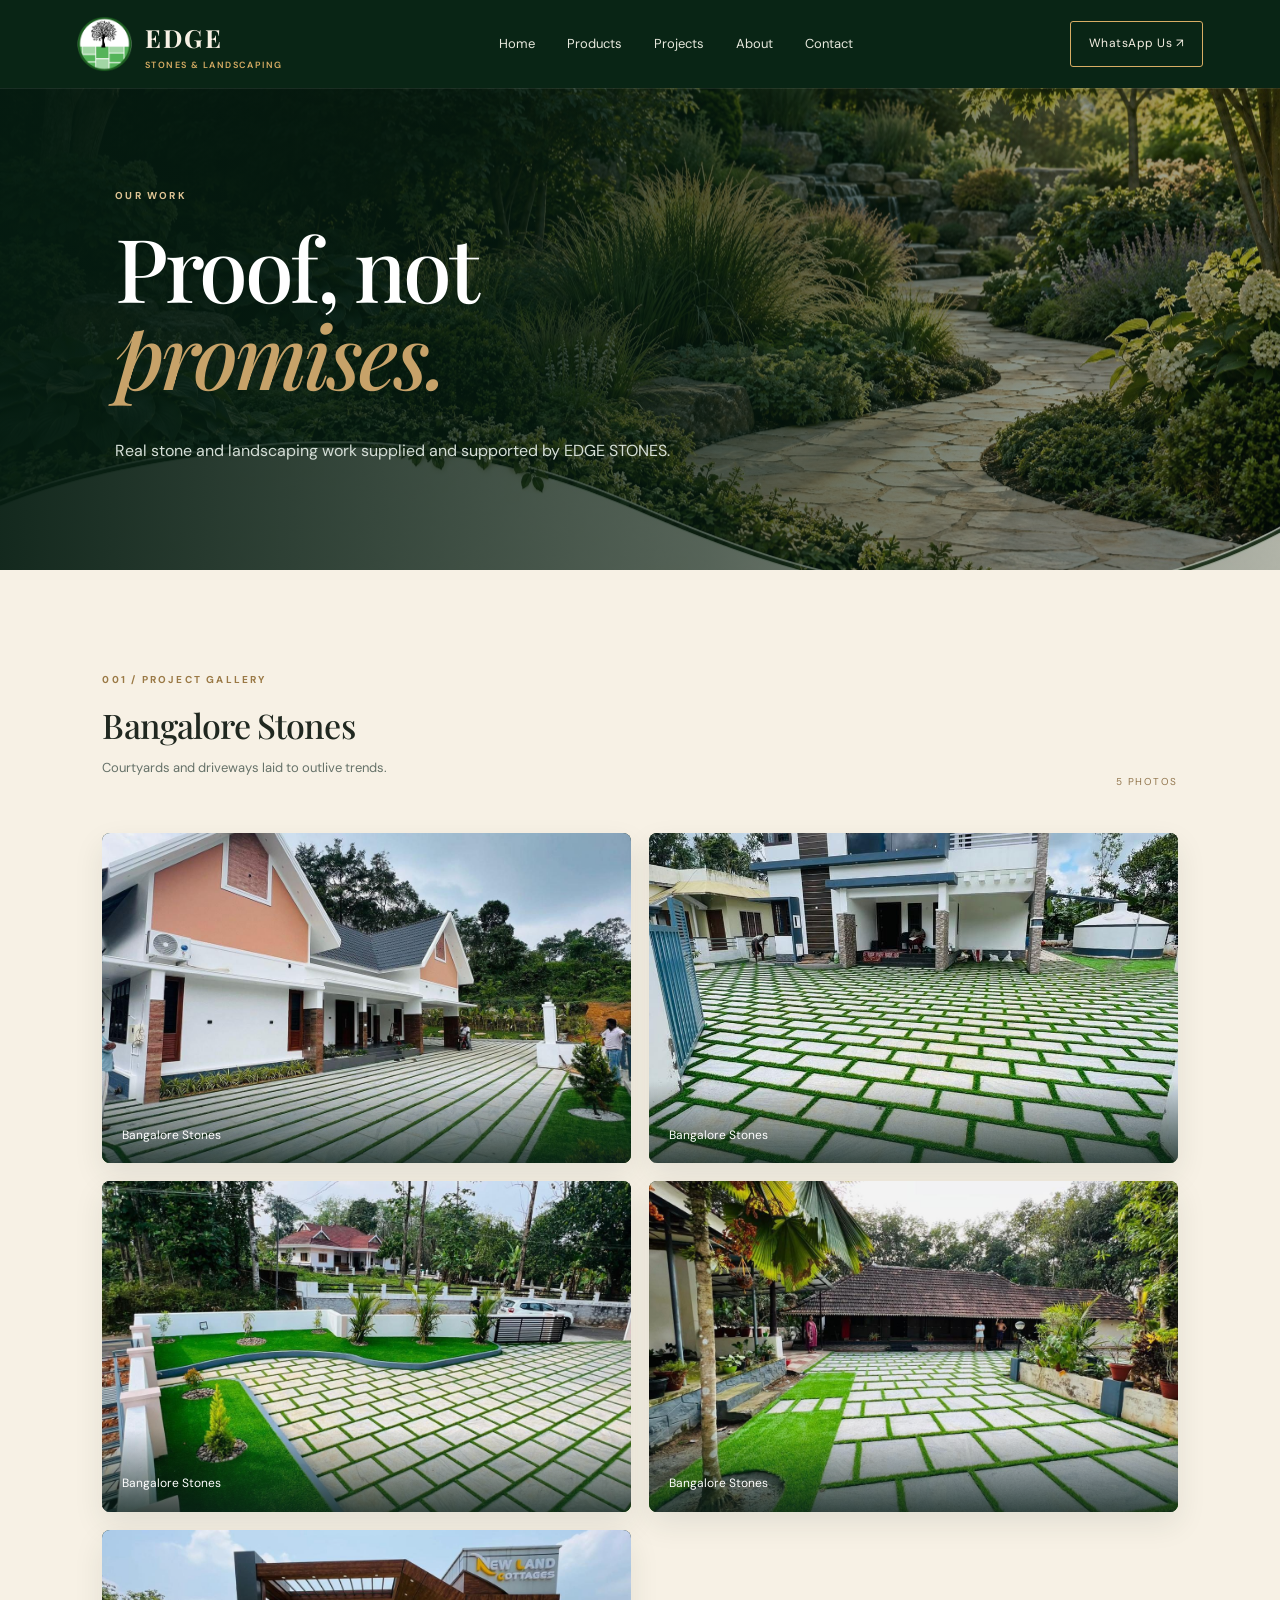
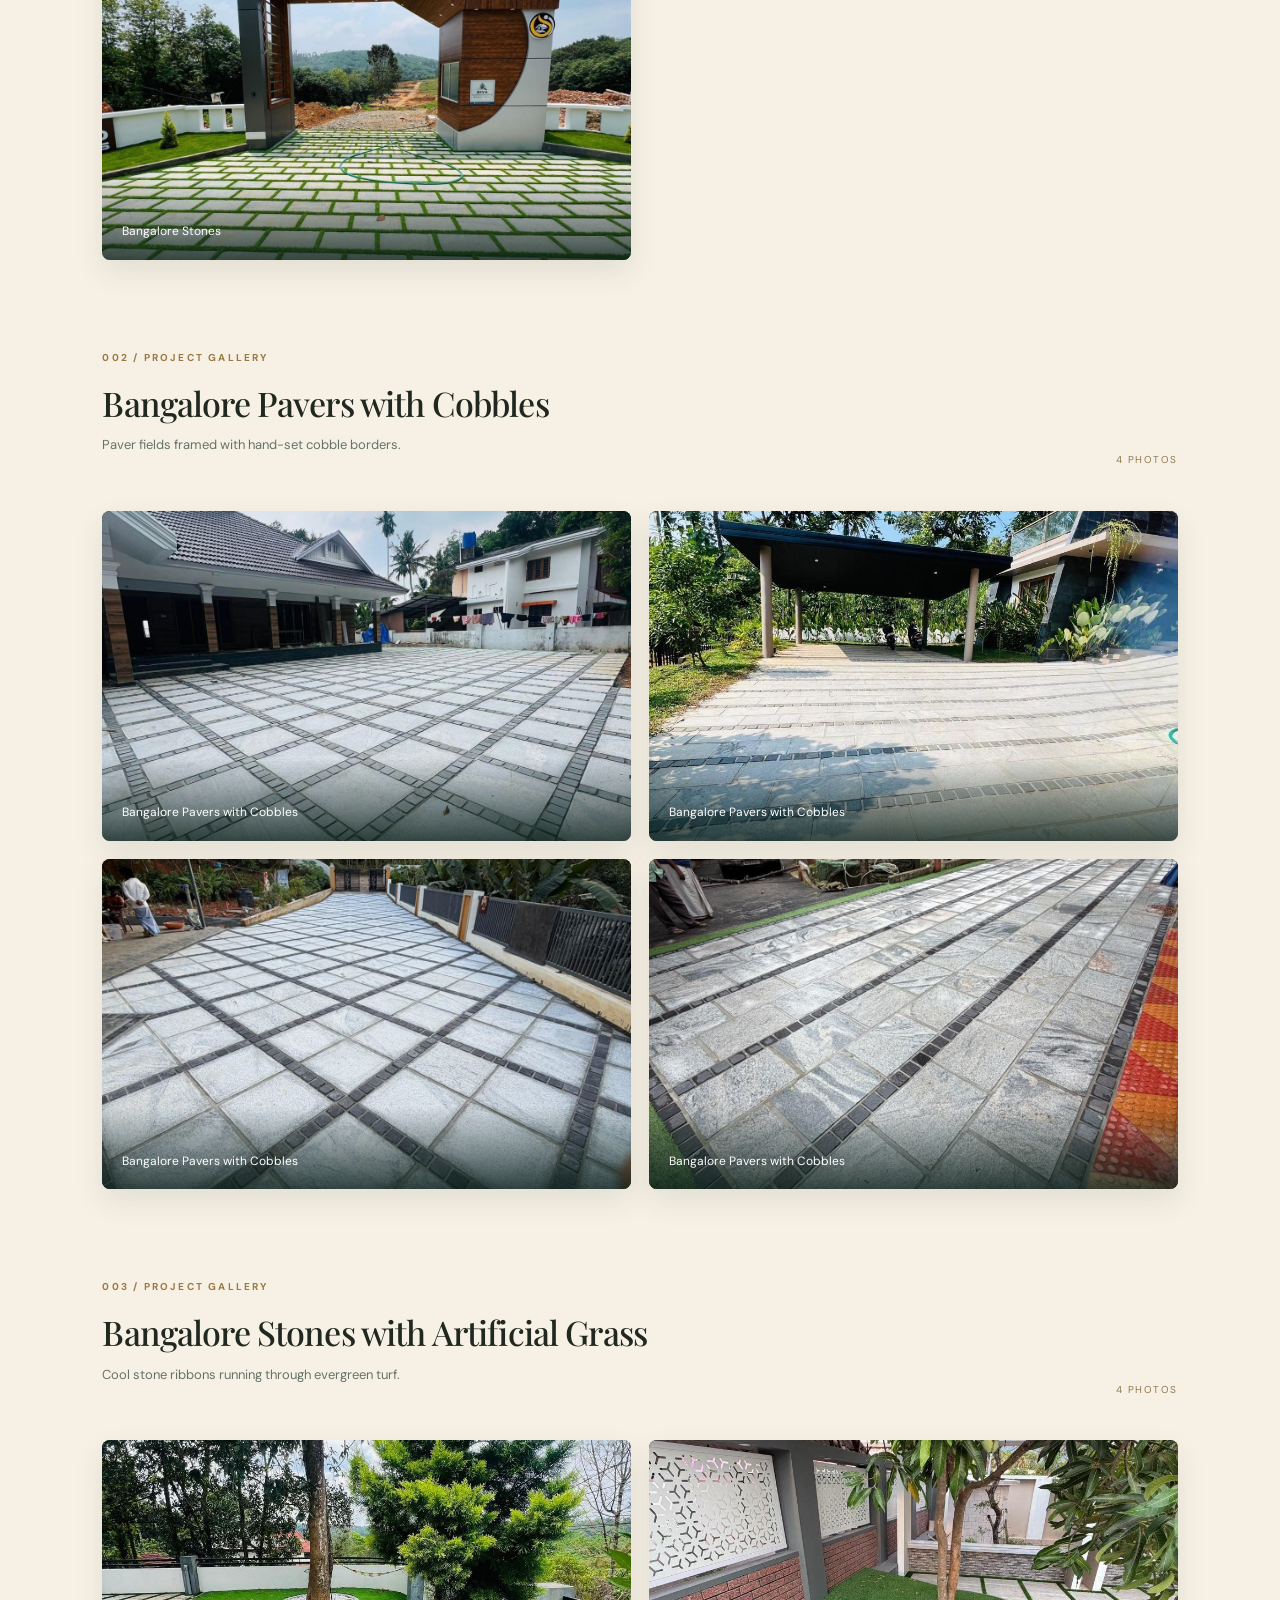
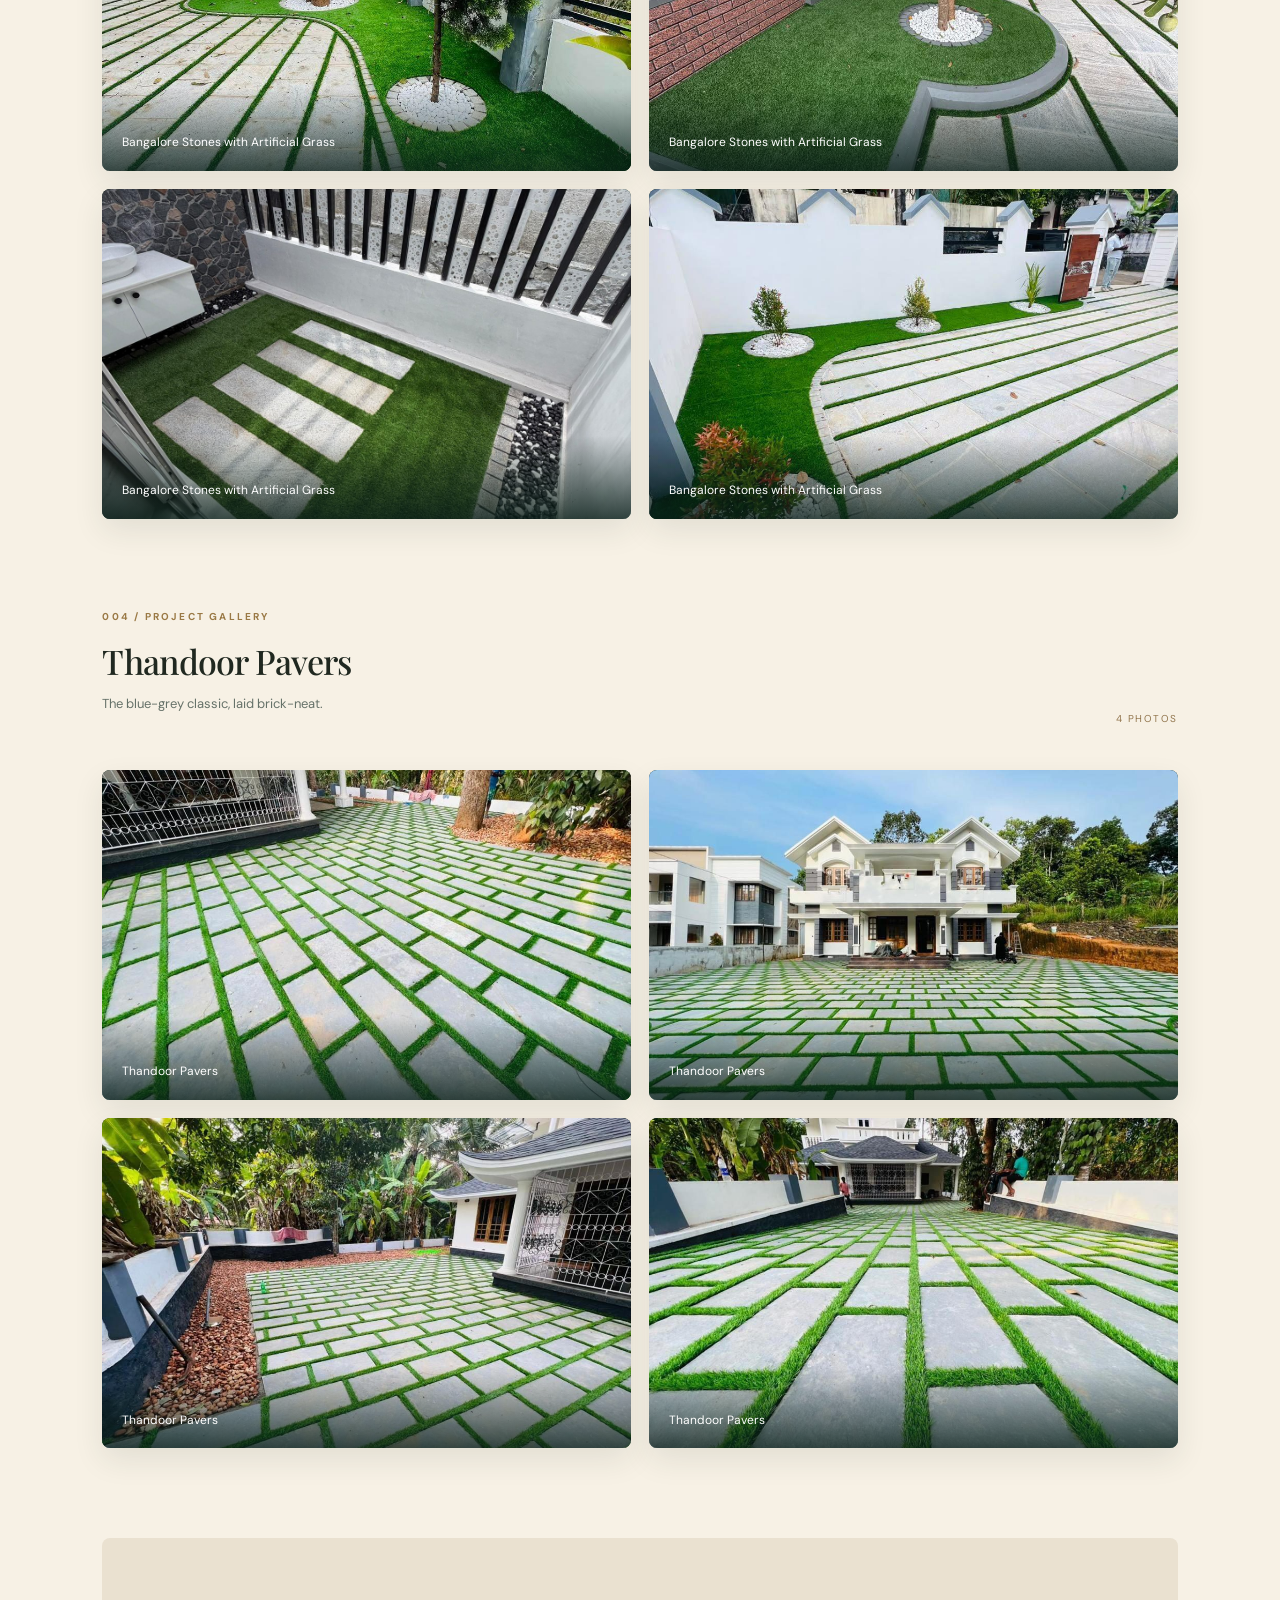
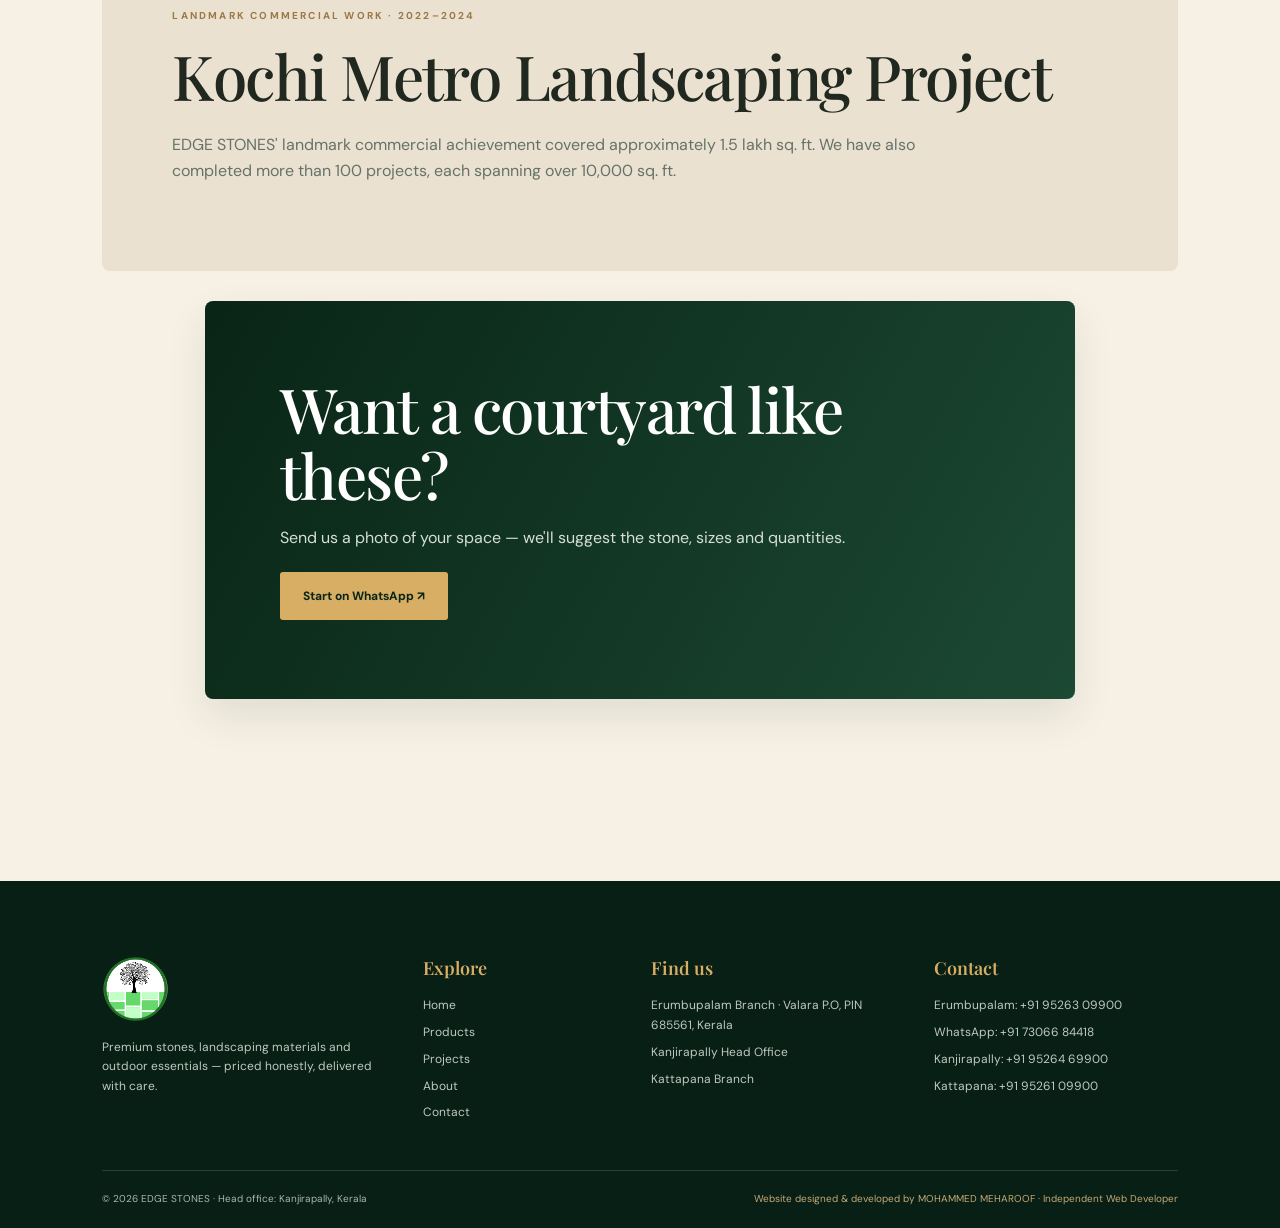
<file: projects.html>
<!doctype html><html lang="en"><head><meta charset="utf-8"><meta name="viewport" content="width=device-width,initial-scale=1"><title>Projects | EDGE STONES</title><meta name="description" content="EDGE STONES — premium stones, landscaping and outdoor materials in Kerala. Head office Kanjirapally."><link rel="icon" href="images/logo-mark.png"><link rel="preconnect" href="https://fonts.googleapis.com"><link href="https://fonts.googleapis.com/css2?family=DM+Sans:wght@400;500;600;700&family=Playfair+Display:ital,wght@0,500;0,600;0,700;1,500;1,600&display=swap" rel="stylesheet"><link rel="stylesheet" href="css/style.css"><link rel="stylesheet" href="css/redesign.css"></head><body>
<header class="header"><a class="brand" href="index.html"><img src="images/logo-mark.png" alt="EDGE STONES logo"><span>EDGE <small>STONES &amp; LANDSCAPING</small></span></a>
<button class="menu-toggle" aria-label="Open menu">☰</button><nav><a href="index.html">Home</a><a href="products.html">Products</a><a href="projects.html">Projects</a><a href="about.html">About</a><a href="contact.html">Contact</a></nav><a class="nav-cta" href="https://wa.me/917306684418">WhatsApp Us ↗</a></header>
<main><section class="page-hero"><p class="eyebrow light">OUR WORK</p><h1>Proof, not<br><em>promises.</em></h1><p>Real stone and landscaping work supplied and supported by EDGE STONES.</p></section><section class="section">
<section class="project-group"><div class="section-head"><div><p class="eyebrow">001 / PROJECT GALLERY</p><h2>Bangalore Stones</h2><p>Courtyards and driveways laid to outlive trends.</p></div><span class="count">5 PHOTOS</span></div><div class="gallery-grid"><figure><img src="images/projects/banglore-stones/bangalore-stones-01.jpg" alt="Bangalore Stones project photograph"><figcaption>Bangalore Stones</figcaption></figure><figure><img src="images/projects/banglore-stones/bangalore-stones-02.jpg" alt="Bangalore Stones project photograph"><figcaption>Bangalore Stones</figcaption></figure><figure><img src="images/projects/banglore-stones/bangalore-stones-03.jpg" alt="Bangalore Stones project photograph"><figcaption>Bangalore Stones</figcaption></figure><figure><img src="images/projects/banglore-stones/bangalore-stones-04.jpg" alt="Bangalore Stones project photograph"><figcaption>Bangalore Stones</figcaption></figure><figure><img src="images/projects/banglore-stones/bangalore-stones-05.jpg" alt="Bangalore Stones project photograph"><figcaption>Bangalore Stones</figcaption></figure></div></section>
<section class="project-group"><div class="section-head"><div><p class="eyebrow">002 / PROJECT GALLERY</p><h2>Bangalore Pavers with Cobbles</h2><p>Paver fields framed with hand-set cobble borders.</p></div><span class="count">4 PHOTOS</span></div><div class="gallery-grid"><figure><img src="images/projects/banglore-pavers-cobbles/bangalore-pavers-cobbles-01.jpg" alt="Bangalore Pavers with Cobbles project photograph"><figcaption>Bangalore Pavers with Cobbles</figcaption></figure><figure><img src="images/projects/banglore-pavers-cobbles/bangalore-pavers-cobbles-02.jpg" alt="Bangalore Pavers with Cobbles project photograph"><figcaption>Bangalore Pavers with Cobbles</figcaption></figure><figure><img src="images/projects/banglore-pavers-cobbles/bangalore-pavers-cobbles-03.jpg" alt="Bangalore Pavers with Cobbles project photograph"><figcaption>Bangalore Pavers with Cobbles</figcaption></figure><figure><img src="images/projects/banglore-pavers-cobbles/bangalore-pavers-cobbles-04.jpg" alt="Bangalore Pavers with Cobbles project photograph"><figcaption>Bangalore Pavers with Cobbles</figcaption></figure></div></section>
<section class="project-group"><div class="section-head"><div><p class="eyebrow">003 / PROJECT GALLERY</p><h2>Bangalore Stones with Artificial Grass</h2><p>Cool stone ribbons running through evergreen turf.</p></div><span class="count">4 PHOTOS</span></div><div class="gallery-grid"><figure><img src="images/projects/banglore-grass/bangalore-grass-01.jpg" alt="Bangalore Stones with Artificial Grass project photograph"><figcaption>Bangalore Stones with Artificial Grass</figcaption></figure><figure><img src="images/projects/banglore-grass/bangalore-grass-02.jpg" alt="Bangalore Stones with Artificial Grass project photograph"><figcaption>Bangalore Stones with Artificial Grass</figcaption></figure><figure><img src="images/projects/banglore-grass/bangalore-grass-03.jpg" alt="Bangalore Stones with Artificial Grass project photograph"><figcaption>Bangalore Stones with Artificial Grass</figcaption></figure><figure><img src="images/projects/banglore-grass/bangalore-grass-04.jpg" alt="Bangalore Stones with Artificial Grass project photograph"><figcaption>Bangalore Stones with Artificial Grass</figcaption></figure></div></section>
<section class="project-group"><div class="section-head"><div><p class="eyebrow">004 / PROJECT GALLERY</p><h2>Thandoor Pavers</h2><p>The blue-grey classic, laid brick-neat.</p></div><span class="count">4 PHOTOS</span></div><div class="gallery-grid"><figure><img src="images/projects/thandoor-pavers/thandoor-pavers-01.jpg" alt="Thandoor Pavers project photograph"><figcaption>Thandoor Pavers</figcaption></figure><figure><img src="images/projects/thandoor-pavers/thandoor-pavers-02.jpg" alt="Thandoor Pavers project photograph"><figcaption>Thandoor Pavers</figcaption></figure><figure><img src="images/projects/thandoor-pavers/thandoor-pavers-03.jpg" alt="Thandoor Pavers project photograph"><figcaption>Thandoor Pavers</figcaption></figure><figure><img src="images/projects/thandoor-pavers/thandoor-pavers-04.jpg" alt="Thandoor Pavers project photograph"><figcaption>Thandoor Pavers</figcaption></figure></div></section>
<div class="feature-note"><p class="eyebrow">LANDMARK COMMERCIAL WORK · 2022–2024</p><h2>Kochi Metro Landscaping Project</h2><p>EDGE STONES' landmark commercial achievement covered approximately 1.5 lakh sq. ft. We have also completed more than 100 projects, each spanning over 10,000 sq. ft.</p></div><div class="cta"><h2>Want a courtyard like these?</h2><p>Send us a photo of your space — we'll suggest the stone, sizes and quantities.</p><a class="button gold" href="https://wa.me/917306684418?text=Hi%20EDGE%20STONES%21%20I%20would%20like%20to%20discuss%20a%20project.">Start on WhatsApp ↗</a></div></section></main>
<footer class="footer"><div class="footer-grid"><div><img class="footer-logo" src="images/logo-mark.png" alt="EDGE STONES logo"><p>Premium stones, landscaping materials and outdoor essentials — priced honestly, delivered with care.</p></div><div><h4>Explore</h4><a href="index.html">Home</a><a href="products.html">Products</a><a href="projects.html">Projects</a><a href="about.html">About</a><a href="contact.html">Contact</a></div><div><h4>Find us</h4><p>Erumbupalam Branch · Valara P.O, PIN 685561, Kerala</p><p>Kanjirapally Head Office</p><p>Kattapana Branch</p></div><div><h4>Contact</h4><a href="tel:+919526309900">Erumbupalam: +91 95263 09900</a><a href="tel:+917306684418">WhatsApp: +91 73066 84418</a><a href="tel:+919526469900">Kanjirapally: +91 95264 69900</a><a href="tel:+919526109900">Kattapana: +91 95261 09900</a></div></div><div class="copyright">© 2026 EDGE STONES · Head office: Kanjirapally, Kerala <span>Website designed &amp; developed by MOHAMMED MEHAROOF · Independent Web Developer</span></div></footer><script src="js/site.js"></script></body></html>
</file>
<file: css/style.css>
:root{--forest:#102b25;--moss:#24483c;--ivory:#f4f0e6;--paper:#fffdf8;--gold:#c6a875;--sage:#a8b6a2;--ink:#1b3029;--muted:#64716a;--line:#ddd8ca}
*{box-sizing:border-box}html{scroll-behavior:smooth}body{margin:0;background:var(--paper);color:var(--ink);font-family:"DM Sans",sans-serif;line-height:1.65}a{color:inherit;text-decoration:none}.header{height:86px;padding:0 clamp(20px,6vw,88px);display:flex;align-items:center;justify-content:space-between;gap:26px;background:var(--paper);position:sticky;top:0;z-index:50;border-bottom:1px solid #e9e4d9}.brand{display:flex;align-items:center;gap:12px;font-family:"Playfair Display",serif;font-size:25px;font-weight:700;letter-spacing:.08em}.brand img{width:54px;height:54px;object-fit:contain}.brand small{display:block;font:600 9px "DM Sans";letter-spacing:.22em}.header nav{display:flex;gap:clamp(15px,2.5vw,38px);font-size:13px}.header nav a:hover,.text-link:hover{color:#9a7848}.nav-cta{padding:12px 18px;background:var(--forest);color:white;font-size:12px;letter-spacing:.04em}.menu-toggle{display:none;background:none;border:0;font-size:24px}.hero{min-height:680px;height:min(780px,calc(100vh - 86px));position:relative;display:flex;align-items:center;overflow:hidden;background:var(--forest)}.hero-photo{position:absolute;width:100%;height:100%;object-fit:cover;object-position:center 55%}.hero-shade{position:absolute;inset:0;background:linear-gradient(90deg,rgba(7,24,19,.88),rgba(7,24,19,.55) 48%,rgba(7,24,19,.08))}.hero-copy{position:relative;color:white;margin-left:clamp(24px,10vw,150px);max-width:650px;padding:70px 20px}.eyebrow{font-size:10px;letter-spacing:.22em;font-weight:700;color:#94764a;text-transform:uppercase;margin:0 0 18px}.eyebrow.light{color:#d8c39e}.hero h1,.page-hero h1{font:600 clamp(54px,8vw,104px)/.99 "Playfair Display",serif;letter-spacing:-.04em;margin:0 0 24px}.hero h1 em,.page-hero h1 em,h2 em{color:var(--gold);font-weight:500}.hero-copy>p:not(.eyebrow){max-width:480px;color:#e7e8e0;font-size:17px;margin-bottom:30px}.button{display:inline-flex;align-items:center;gap:20px;padding:14px 22px;font:700 12px "DM Sans";border:1px solid transparent;margin:4px 8px 4px 0;cursor:pointer}.button.gold{background:var(--gold);color:var(--forest)}.button.outline{border-color:#ffffff80;color:white}.hero-caption{position:absolute;right:5vw;bottom:30px;color:#fff9;font-size:10px;letter-spacing:.2em}.ticker{background:var(--forest);color:#eee6d7;padding:19px 20px;text-align:center;letter-spacing:.14em;font-size:10px;display:flex;justify-content:center;gap:20px;flex-wrap:wrap}.section{padding:clamp(65px,8vw,115px) clamp(22px,8vw,120px)}.cream{background:var(--ivory)}.intro{display:grid;grid-template-columns:1fr 1fr;gap:8vw;align-items:center}.section h2,.cta h2,.feature-note h2{font:600 clamp(36px,5vw,62px)/1.08 "Playfair Display",serif;letter-spacing:-.025em;margin:0 0 22px}.intro>div:nth-child(2){max-width:570px;color:var(--muted);font-size:16px}.text-link{display:inline-block;color:var(--moss);font-size:12px;font-weight:700;border-bottom:1px solid var(--gold);padding-bottom:5px;margin-top:12px}.section-head{display:flex;justify-content:space-between;align-items:end;gap:24px;margin-bottom:36px}.section-head h2{margin:0}.product-grid{display:grid;grid-template-columns:repeat(4,1fr);gap:18px}.product-card{background:white;min-width:0;box-shadow:0 12px 35px #1b30290c;overflow:hidden}.product-card img{width:100%;height:220px;object-fit:cover;display:block;transition:transform .5s}.product-card:hover img{transform:scale(1.04)}.product-card div{padding:20px}.product-card small,.catalog-copy small{font-size:9px;letter-spacing:.18em;color:#9a7848}.product-card h3{font:600 22px "Playfair Display";margin:8px 0}.product-card span{font-size:11px;color:var(--moss);font-weight:700}.why{background:#e9ede6}.values{display:grid;grid-template-columns:repeat(4,1fr);gap:16px;margin-top:42px}.values article{background:#fff;padding:26px 22px;min-height:190px;border:1px solid #dce2d9}.values b{color:#a48759;font:italic 24px "Playfair Display"}.values h3{font:600 21px "Playfair Display";margin:12px 0 8px}.values p{font-size:13px;color:var(--muted);margin:0}.recent{background:var(--paper)}.recent-grid{display:grid;grid-template-columns:1.1fr 1fr 1.1fr;gap:20px;align-items:center}.recent-grid img{width:100%;height:340px;object-fit:cover}.recent-grid img:nth-child(2){height:400px}.cta{margin:20px clamp(22px,8vw,120px) 80px;padding:clamp(34px,6vw,75px);background:linear-gradient(120deg,var(--forest),var(--moss));color:white}.cta h2{margin-bottom:12px}.cta p:not(.eyebrow){color:#d6ded8}.footer{background:#0b211c;color:#e8e5dc;padding:65px clamp(22px,8vw,120px) 20px}.footer-grid{display:grid;grid-template-columns:1.5fr 1fr 1.3fr 1.3fr;gap:40px}.footer-logo{width:66px;height:66px;object-fit:contain;filter:brightness(1.2)}.footer p,.footer a{display:block;color:#c0c9c1;font-size:12px;margin:7px 0}.footer h4{font:600 18px "Playfair Display";color:var(--gold);margin:0 0 16px}.copyright{border-top:1px solid #ffffff24;margin-top:40px;padding-top:20px;font-size:10px;color:#aab6ae;display:flex;justify-content:space-between;gap:20px;flex-wrap:wrap}.copyright span{color:#c6a875}.page-hero{background:var(--forest);color:white;padding:100px clamp(22px,9vw,135px) 90px}.page-hero h1{font-size:clamp(54px,7vw,88px)}.page-hero>p:last-child{color:#d5ded7;max-width:600px}.catalog-grid{display:grid;grid-template-columns:1fr 1fr;gap:24px}.catalog-card{display:grid;grid-template-columns:42% 1fr;background:#fff;border:1px solid var(--line);min-height:300px}.catalog-card img{width:100%;height:100%;min-height:300px;object-fit:cover}.catalog-copy{padding:26px}.catalog-copy h2{font-size:29px;margin:8px 0}.catalog-copy h3{font:italic 16px "Playfair Display";color:#987746;margin:0 0 12px}.catalog-copy p{font-size:13px;color:var(--muted)}.catalog-copy .uses{font-size:10px;color:var(--moss);font-weight:700}.catalog-copy .text-link{font-size:10px}.project-group{margin-bottom:70px}.project-group .section-head h2{font-size:34px}.project-group .section-head p:last-child{color:var(--muted);font-size:13px}.count{font-size:10px;letter-spacing:.15em;color:#92764e}.gallery-grid{display:grid;grid-template-columns:repeat(4,1fr);gap:12px}.gallery-grid figure{margin:0;position:relative;overflow:hidden;background:var(--forest)}.gallery-grid img{width:100%;height:230px;object-fit:cover;display:block;transition:transform .5s}.gallery-grid figure:hover img{transform:scale(1.06)}.gallery-grid figcaption{position:absolute;bottom:0;left:0;right:0;padding:22px 12px 10px;background:linear-gradient(transparent,#081d17c9);color:white;font-size:10px}.feature-note{background:var(--ivory);padding:clamp(35px,6vw,70px);margin:30px 0;color:var(--ink)}.feature-note p:last-child{max-width:750px;color:var(--muted)}.stats{background:var(--forest);color:white;display:grid;grid-template-columns:repeat(4,1fr);padding:55px clamp(22px,8vw,120px);gap:20px}.stats div{border-right:1px solid #ffffff30;padding:10px 20px}.stats strong{display:block;font:600 45px "Playfair Display";color:var(--gold)}.stats span{font-size:11px;color:#d4ddd6}.wide-copy{max-width:760px;color:var(--muted)}.contact-grid{display:grid;grid-template-columns:repeat(3,1fr);gap:18px}.contact-card{padding:32px;background:var(--ivory);border:1px solid var(--line)}.contact-card.featured{background:var(--forest);color:white}.contact-card h2{font-size:27px}.contact-card p:not(.eyebrow){color:var(--muted);font-size:13px}.contact-card.featured p:not(.eyebrow){color:#d2ddd5}.contact-card a{display:block;font-weight:700;font-size:13px;margin-top:14px;color:#a1804f}.contact-bottom{display:grid;grid-template-columns:1fr 1fr;gap:7vw;margin-top:75px}.contact-bottom form{background:var(--ivory);padding:35px}.contact-bottom h2{font-size:35px}.contact-bottom label{display:block;font-size:11px;font-weight:700;margin:15px 0}.contact-bottom input,.contact-bottom select,.contact-bottom textarea{display:block;width:100%;padding:12px;border:1px solid #d8d1c2;background:#fff;margin-top:6px;font:14px "DM Sans"}.contact-bottom form small{display:block;color:var(--muted);font-size:10px;margin-top:12px}
@media(max-width:950px){.header{height:72px}.header nav{gap:14px}.nav-cta{display:none}.product-grid,.values{grid-template-columns:repeat(2,1fr)}.catalog-grid{grid-template-columns:1fr}.footer-grid{grid-template-columns:1fr 1fr}.gallery-grid{grid-template-columns:repeat(2,1fr)}.hero{height:680px}}
@media(max-width:650px){.header{padding:0 18px}.brand{font-size:20px}.brand img{width:45px;height:45px}.menu-toggle{display:block;margin-left:auto}.header nav{display:none;position:absolute;top:72px;left:0;right:0;background:var(--paper);padding:22px;flex-direction:column;border-bottom:1px solid var(--line)}.header nav.open{display:flex}.hero{min-height:680px;height:calc(100svh - 72px)}.hero-shade{background:linear-gradient(90deg,#071b16d9,#071b1670)}.hero-copy{margin:0;padding:35px 24px}.hero h1{font-size:58px}.ticker{font-size:8px;gap:10px}.intro{grid-template-columns:1fr;gap:10px}.section-head{align-items:start;flex-direction:column}.product-grid{grid-template-columns:1fr 1fr;gap:10px}.product-card img{height:145px}.product-card div{padding:13px}.product-card h3{font-size:18px}.values{grid-template-columns:1fr 1fr}.recent-grid{grid-template-columns:1fr;gap:12px}.recent-grid img,.recent-grid img:nth-child(2){height:260px}.footer-grid{grid-template-columns:1fr 1fr;gap:24px}.copyright{display:block}.copyright span{display:block;margin-top:10px}.page-hero{padding:75px 24px}.page-hero h1{font-size:58px}.catalog-card{grid-template-columns:1fr}.catalog-card img{height:210px;min-height:0}.gallery-grid{grid-template-columns:1fr 1fr;gap:8px}.gallery-grid img{height:160px}.stats{grid-template-columns:1fr 1fr;padding:35px 22px}.stats div{border-right:0;border-bottom:1px solid #ffffff30;padding:12px}.contact-grid,.contact-bottom{grid-template-columns:1fr}.contact-bottom{gap:30px}.cta{margin:10px 18px 55px}.project-group .section-head h2{font-size:28px}}

/* Homepage interactive project sketchbook — approved forest/ivory/gold identity */
.sketchbook-section{background:#f4f0e6;padding:clamp(64px,8vw,110px) clamp(20px,6vw,88px);text-align:center;color:#1b3029;overflow:hidden}
.sketchbook-heading{max-width:650px;margin:0 auto 35px}.sketchbook-heading h2{font:600 clamp(38px,5vw,62px)/1.08 "Playfair Display",serif;margin:0 0 16px;color:#102b25}.sketchbook-heading h2 em{color:#a98752}.sketchbook-heading>p:last-child{max-width:560px;margin:0 auto;color:#53665d;font-size:14px}
.home-book-wrap{max-width:1080px;margin:0 auto}.home-book-stage{width:min(94vw,980px);margin:0 auto;animation:home-book-float 7s ease-in-out infinite;filter:drop-shadow(0 26px 23px rgba(16,43,37,.2))}
.home-book{position:relative;width:100%;aspect-ratio:1.52;background:#fffdf8;border:1px solid #d6d2c5;border-radius:5px;overflow:hidden;transform:perspective(1800px) rotateX(4deg) rotateY(-2deg);transform-style:preserve-3d;box-shadow:0 3px 0 #d4cfbf,0 7px 0 #e5e0d3,0 10px 2px #7775,0 22px 36px -22px #263a2b66}
.home-book-page,.home-book-face{position:absolute;inset:0;width:100%;height:100%;object-fit:contain;background:#fffdf8;display:block}
.home-book-sheet{position:absolute;inset:0;z-index:3;transform-style:preserve-3d;transform-origin:left center;display:none}.home-book-sheet.active{display:block}.home-book-sheet.turn-next{animation:turn-next .72s cubic-bezier(.2,.72,.25,1) forwards}.home-book-sheet.turn-prev{transform-origin:right center;animation:turn-prev .72s cubic-bezier(.2,.72,.25,1) forwards}.home-book-face{backface-visibility:hidden}.home-book-face.back{transform:rotateY(180deg)}
.home-book-spine{position:absolute;z-index:4;top:0;bottom:0;left:50%;width:1px;background:linear-gradient(90deg,#9a927d66,#fff9,#8f8a7866);pointer-events:none}
.home-book-controls{display:flex;justify-content:center;align-items:center;gap:16px;margin:24px auto 0}.home-book-controls button{width:42px;height:42px;border:1px solid #c6a875;border-radius:50%;background:#102b25;color:#f4f0e6;font-size:25px;line-height:1;cursor:pointer;transition:.2s}.home-book-controls button:hover{background:#24483c;transform:translateY(-2px)}.home-book-controls button:disabled{opacity:.35;cursor:not-allowed;transform:none}.home-book-controls span{min-width:72px;color:#53665d;font-size:11px;letter-spacing:.12em;font-weight:700}
.home-book-caption{font-size:9px;letter-spacing:.2em;color:#7b806f;margin:16px 0 0}.sketchbook-link{margin-top:28px;color:#24483c}
@keyframes home-book-float{0%,100%{transform:translateY(-8px) rotateZ(-.35deg)}50%{transform:translateY(-19px) rotateZ(.3deg)}}
@media(max-width:650px){.sketchbook-section{padding:62px 12px}.home-book-stage{width:96vw}.home-book{transform:perspective(1200px) rotateX(2deg)}.home-book-controls{margin-top:18px}.home-book-controls button{width:36px;height:36px}}
@media(prefers-reduced-motion:reduce){.home-book-stage{animation:none}.home-book-sheet.turn-next,.home-book-sheet.turn-prev{animation-duration:.01ms}}

/* Refined floating sketchbook: depth, page curl and soft moving shadow */
.sketchbook-section{position:relative;background:radial-gradient(ellipse at 50% 44%,#fffdf8 0%,#f4f0e6 56%,#e8e6da 100%);isolation:isolate}
.sketchbook-section:before{content:"";position:absolute;inset:0;background:linear-gradient(115deg,rgba(198,168,117,.08),transparent 38%,rgba(36,72,60,.045));z-index:-1;pointer-events:none}
.home-book-wrap{perspective:1800px}
.home-book-stage{position:relative;transform-style:preserve-3d;will-change:transform;filter:drop-shadow(0 25px 24px rgba(16,43,37,.17))}
.home-book-stage:before{content:"";position:absolute;z-index:-1;left:9%;right:9%;bottom:-8%;height:15%;border-radius:50%;background:rgba(16,43,37,.28);filter:blur(22px);animation:home-book-shadow 7s ease-in-out infinite}
.home-book{isolation:isolate;transform:perspective(1800px) rotateX(6deg) rotateY(-3deg) translateZ(0);box-shadow:0 3px 0 #d4cfbf,0 7px 0 #e5e0d3,0 10px 2px #7775,0 26px 42px -20px rgba(16,43,37,.38)}
.home-book:after{content:"";position:absolute;inset:0;z-index:5;pointer-events:none;border:1px solid rgba(255,255,255,.65);box-shadow:inset 0 0 28px rgba(16,43,37,.12)}
.home-book-page,.home-book-face{object-fit:cover}
.home-book-sheet{perspective:1800px}
.home-book-sheet.turn-next{animation:turn-next .78s cubic-bezier(.2,.72,.25,1) forwards}
.home-book-sheet.turn-prev{animation:turn-prev .78s cubic-bezier(.2,.72,.25,1) forwards}
@keyframes turn-next{0%{transform:rotateY(0deg);filter:brightness(1)}45%{filter:brightness(.88)}100%{transform:rotateY(-180deg);filter:brightness(1)}}
@keyframes turn-prev{0%{transform:rotateY(0deg);filter:brightness(1)}45%{filter:brightness(.88)}100%{transform:rotateY(180deg);filter:brightness(1)}}
@keyframes home-book-float{0%,100%{transform:translateY(-9px) rotateZ(-.45deg)}50%{transform:translateY(-25px) rotateZ(.45deg)}}
@keyframes home-book-shadow{0%,100%{opacity:.78;transform:scaleX(.92)}50%{opacity:.38;transform:scaleX(1.08)}}
@media(max-width:650px){.home-book-stage:before{bottom:-7%;height:12%;filter:blur(15px)}.home-book{transform:perspective(1200px) rotateX(3deg) rotateY(-1.5deg)}}
@media(prefers-reduced-motion:reduce){.home-book-stage:before{animation:none}.home-book-sheet.turn-next,.home-book-sheet.turn-prev{animation-duration:.01ms}}

/* A single mounted photograph on each leaf, bound at the left edge. */
.home-book-wrap{padding:24px 0 0}
.home-book-stage{width:min(88vw,760px);filter:none}
.home-book-stage:before{left:12%;right:12%;bottom:72px;height:9%;background:rgba(16,43,37,.34);filter:blur(24px)}
.home-book{aspect-ratio:1.38;background:#f7f3e9;border:8px solid #1b392e;border-left-width:18px;border-radius:5px 10px 10px 5px;box-shadow:0 4px 0 #c6bcaa,0 8px 0 #e8e0cf,0 12px 0 #b8ae9d,0 16px 2px #6c6d5e,0 35px 40px -22px #102b2580}
.home-book-page,.home-book-face{object-fit:contain;padding:clamp(12px,3vw,32px);background:#f7f3e9}
.home-book-spine{left:0;width:14px;background:linear-gradient(90deg,#887a6255,#fff8,transparent)}
.home-book:focus-visible,.home-book-controls button:focus-visible{outline:3px solid #a98752;outline-offset:4px}
@media(max-width:650px){.home-book-stage{width:91vw}.home-book{border-width:5px;border-left-width:12px}.home-book-stage:before{bottom:65px}}
</file>
<file: css/redesign.css>
/* Visual redesign: stone, forest and warm architectural tones. The sketchbook's
   own markup, styles and interactions remain in style.css. */
:root{--forest:#092515;--moss:#1d4935;--gold:#d8ad64;--paper:#f7f1e5;--ivory:#f7f1e5;--ink:#202820;--muted:#667269;--line:#e6ded0}
html{scroll-behavior:smooth}body{background:var(--paper);color:var(--ink)}
.header{height:88px;padding:0 clamp(24px,6vw,100px);background:#092515;color:#f7f1e5;border:0;position:relative;z-index:20;box-shadow:0 1px 0 #ffffff15}
.brand{color:#f7f1e5;gap:12px;letter-spacing:.09em}.brand img{width:56px;height:56px}.brand small{color:#d8ad64;letter-spacing:.16em}
.header nav{gap:clamp(18px,2.5vw,38px)}.header nav a{color:#e7e8dd;transition:color .2s}.header nav a:hover{color:#d8ad64}.nav-cta{background:transparent;border:1px solid #d8ad64;color:#f7f1e5;border-radius:3px;padding:12px 18px;transition:background .2s,color .2s}.nav-cta:hover{background:#d8ad64;color:#092515}
.hero{height:min(780px,calc(100svh - 88px));min-height:620px;background:#102e1c}.hero-photo{object-position:63% center}.hero-shade{background:linear-gradient(90deg,rgba(5,24,15,.94) 0%,rgba(5,24,15,.78) 35%,rgba(5,24,15,.16) 76%),linear-gradient(0deg,rgba(5,24,15,.34),transparent 45%)}.hero-copy{margin-left:clamp(24px,8vw,130px);padding:60px 0;max-width:620px}.hero h1{font-size:clamp(58px,7.5vw,104px);font-weight:500;line-height:1.02}.hero h1 em,.page-hero h1 em,h2 em{color:#c7a269}.hero-copy>p:not(.eyebrow){line-height:1.8;color:#e4e8df}.eyebrow{color:#9a7945;letter-spacing:.22em}.eyebrow.light{color:#dfc494}.button{border-radius:3px;padding:15px 22px;transition:transform .2s,background .2s,color .2s}.button:hover{transform:translateY(-2px)}.button.gold{background:#d8ad64;color:#092515}.button.gold:hover{background:#e6c389}.button.outline:hover{background:#fff;color:#092515}.hero-caption{color:#e8ddc6}
.sketchbook-section{padding-top:clamp(70px,8vw,110px);padding-bottom:clamp(70px,8vw,110px)}
.ticker{background:#102e1c;color:#e9ddc3;gap:clamp(10px,1.5vw,25px);padding:22px}
.section{padding:clamp(70px,8vw,120px) clamp(24px,8vw,130px)}.section h2,.cta h2,.feature-note h2{font-weight:500}.section-head{margin-bottom:42px}.text-link{color:#244d39;border-color:#c8a265;transition:color .2s}.text-link:hover{color:#ad8141}.intro{gap:9vw}.intro>div:nth-child(2){line-height:1.85}
.product-grid{gap:22px}.product-card{border-radius:8px;box-shadow:0 12px 35px #24382612;transition:transform .3s,box-shadow .3s}.product-card:hover{transform:translateY(-5px);box-shadow:0 18px 40px #24382625}.product-card img{height:auto;aspect-ratio:4/3}.product-card div{padding:24px}.product-card h3{color:#18352a}
.why{background:#eee7d9;text-align:center}.why .values{text-align:left}.values{gap:20px}.values article{border:1px solid #e6ddcf;background:#fcf9f2;border-radius:9px;padding:30px;box-shadow:0 12px 35px #1c32200d}.values b{display:grid;place-items:center;width:48px;height:48px;border:1px solid #d3bd94;border-radius:50%;font:italic 19px 'Playfair Display';color:#a5814e}.values h3{color:#1d3b2b}.values p{line-height:1.7}
.recent{background:#f7f1e5}.recent-grid{grid-template-columns:repeat(3,1fr);align-items:stretch;gap:20px}.recent-grid img,.recent-grid img:nth-child(2){height:auto;aspect-ratio:4/3;border-radius:8px;box-shadow:0 12px 30px #2438261a;transition:transform .35s}.recent-grid img:hover{transform:translateY(-5px)}
.cta{border-radius:8px;background:linear-gradient(120deg,#092515,#1c4934);padding:clamp(36px,6vw,75px);box-shadow:0 18px 40px #102b2518}.footer{background:#071f14;padding-top:75px}.footer-grid{max-width:1400px;margin:auto}.footer h4{color:#d8ad64}.footer a:hover{color:#e9c98c}.copyright{max-width:1400px;margin:40px auto 0}
.page-hero{min-height:390px;display:flex;flex-direction:column;justify-content:center;background:linear-gradient(90deg,rgba(5,28,17,.94),rgba(5,28,17,.67) 55%,rgba(5,28,17,.3)),url('../images/edge-stones-landscaping-hero.jpg') center 55%/cover;color:#fff}.page-hero h1{font-weight:500}.page-hero>p:last-child{line-height:1.7}
.catalog-grid{gap:24px}.catalog-card{display:flex;flex-direction:column;border-radius:9px;overflow:hidden;border:1px solid #e7dece;box-shadow:0 12px 35px #24382610;transition:transform .3s,box-shadow .3s}.catalog-card:hover{transform:translateY(-4px);box-shadow:0 18px 40px #24382620}.catalog-card img{height:auto;min-height:0;aspect-ratio:16/9;object-fit:cover;transition:transform .5s}.catalog-card:hover img{transform:scale(1.025)}.catalog-copy{position:relative;background:#fff;padding:26px 30px}.catalog-copy h2{color:#183b2b}.catalog-copy p{line-height:1.7}
.gallery-grid{grid-template-columns:repeat(2,minmax(0,1fr));gap:18px}.gallery-grid figure{border-radius:8px;box-shadow:0 12px 30px #24382618}.gallery-grid img{height:auto;aspect-ratio:16/10}.gallery-grid figcaption{padding:45px 20px 18px;font-size:12px}.project-group{margin-bottom:90px}.feature-note{border-radius:8px;background:#eae1d0}
.about-intro{grid-template-columns:1fr 1fr;align-items:center}.about-intro:before{content:'';grid-row:1 / span 2;width:100%;min-height:420px;align-self:stretch;border-radius:8px;background:url('../images/office-showroom.jpg') center/cover;box-shadow:0 20px 40px #24382620}.about-intro>div{grid-column:2}.about-intro>div:nth-child(2){margin-top:-5vw}.stats{background:#102e1c}.stats strong{color:#d8ad64}
.contact-card{border-radius:8px;background:#fff;box-shadow:0 12px 30px #2438260d}.contact-card.featured{background:#102e1c}.contact-bottom form{border-radius:9px;background:#fff;box-shadow:0 16px 45px #24382614}.contact-bottom input,.contact-bottom select,.contact-bottom textarea{border-radius:4px;padding:13px;background:#faf8f3}.contact-bottom input:focus,.contact-bottom select:focus,.contact-bottom textarea:focus{outline:2px solid #c9a668;outline-offset:1px}
@media(max-width:900px){.header{padding:0 24px}.header nav{gap:15px}.product-grid,.values{grid-template-columns:repeat(2,minmax(0,1fr))}.footer-grid{grid-template-columns:repeat(2,1fr)}.contact-grid{grid-template-columns:1fr 1fr}}
@media(max-width:650px){.header{height:72px}.brand img{width:45px;height:45px}.menu-toggle{color:#f7f1e5;background:transparent;border:0;font-size:23px}.header nav{top:72px;background:#092515;padding:22px 24px;border-color:#ffffff20}.header nav a{padding:8px 0}.header .nav-cta{display:none}.hero{min-height:600px;height:calc(100svh - 72px)}.hero-photo{object-position:57% center}.hero-shade{background:linear-gradient(90deg,rgba(5,24,15,.9),rgba(5,24,15,.52)),linear-gradient(0deg,rgba(5,24,15,.4),transparent)}.hero-copy{margin:0;padding:30px 24px}.hero h1{font-size:clamp(50px,12vw,70px)}.hero-copy>p:not(.eyebrow){font-size:15px}.hero-caption{bottom:18px}.section{padding:65px 22px}.intro{grid-template-columns:1fr;gap:12px}.product-grid,.values{grid-template-columns:1fr 1fr;gap:12px}.values article{padding:20px 16px}.values h3{font-size:19px}.product-card div{padding:16px}.recent-grid{grid-template-columns:1fr;gap:14px}.recent-grid img,.recent-grid img:nth-child(2){height:auto;aspect-ratio:16/10}.page-hero{min-height:330px;padding:65px 24px}.catalog-grid,.contact-grid,.contact-bottom{grid-template-columns:1fr}.gallery-grid{grid-template-columns:1fr;gap:14px}.gallery-grid img{height:auto;aspect-ratio:16/10}.about-intro:before{grid-row:auto;min-height:260px}.about-intro>div{grid-column:auto}.about-intro>div:nth-child(2){margin-top:0}.stats{grid-template-columns:1fr 1fr}.footer-grid{gap:28px}.cta{margin:10px 18px 60px}.contact-bottom{gap:30px}.contact-bottom form{padding:25px}}
@media(prefers-reduced-motion:reduce){html{scroll-behavior:auto}.product-card,.catalog-card,.recent-grid img,.button{transition:none}}
@media (min-width:651px) and (max-width:850px){.menu-toggle{display:block;margin-left:auto;color:#f7f1e5}.header nav{display:none;position:absolute;top:88px;left:0;right:0;background:#092515;padding:22px 24px;flex-direction:column;border-bottom:1px solid #ffffff20}.header nav.open{display:flex}.header nav a{padding:8px 0}.header .nav-cta{display:none}}
</file>
